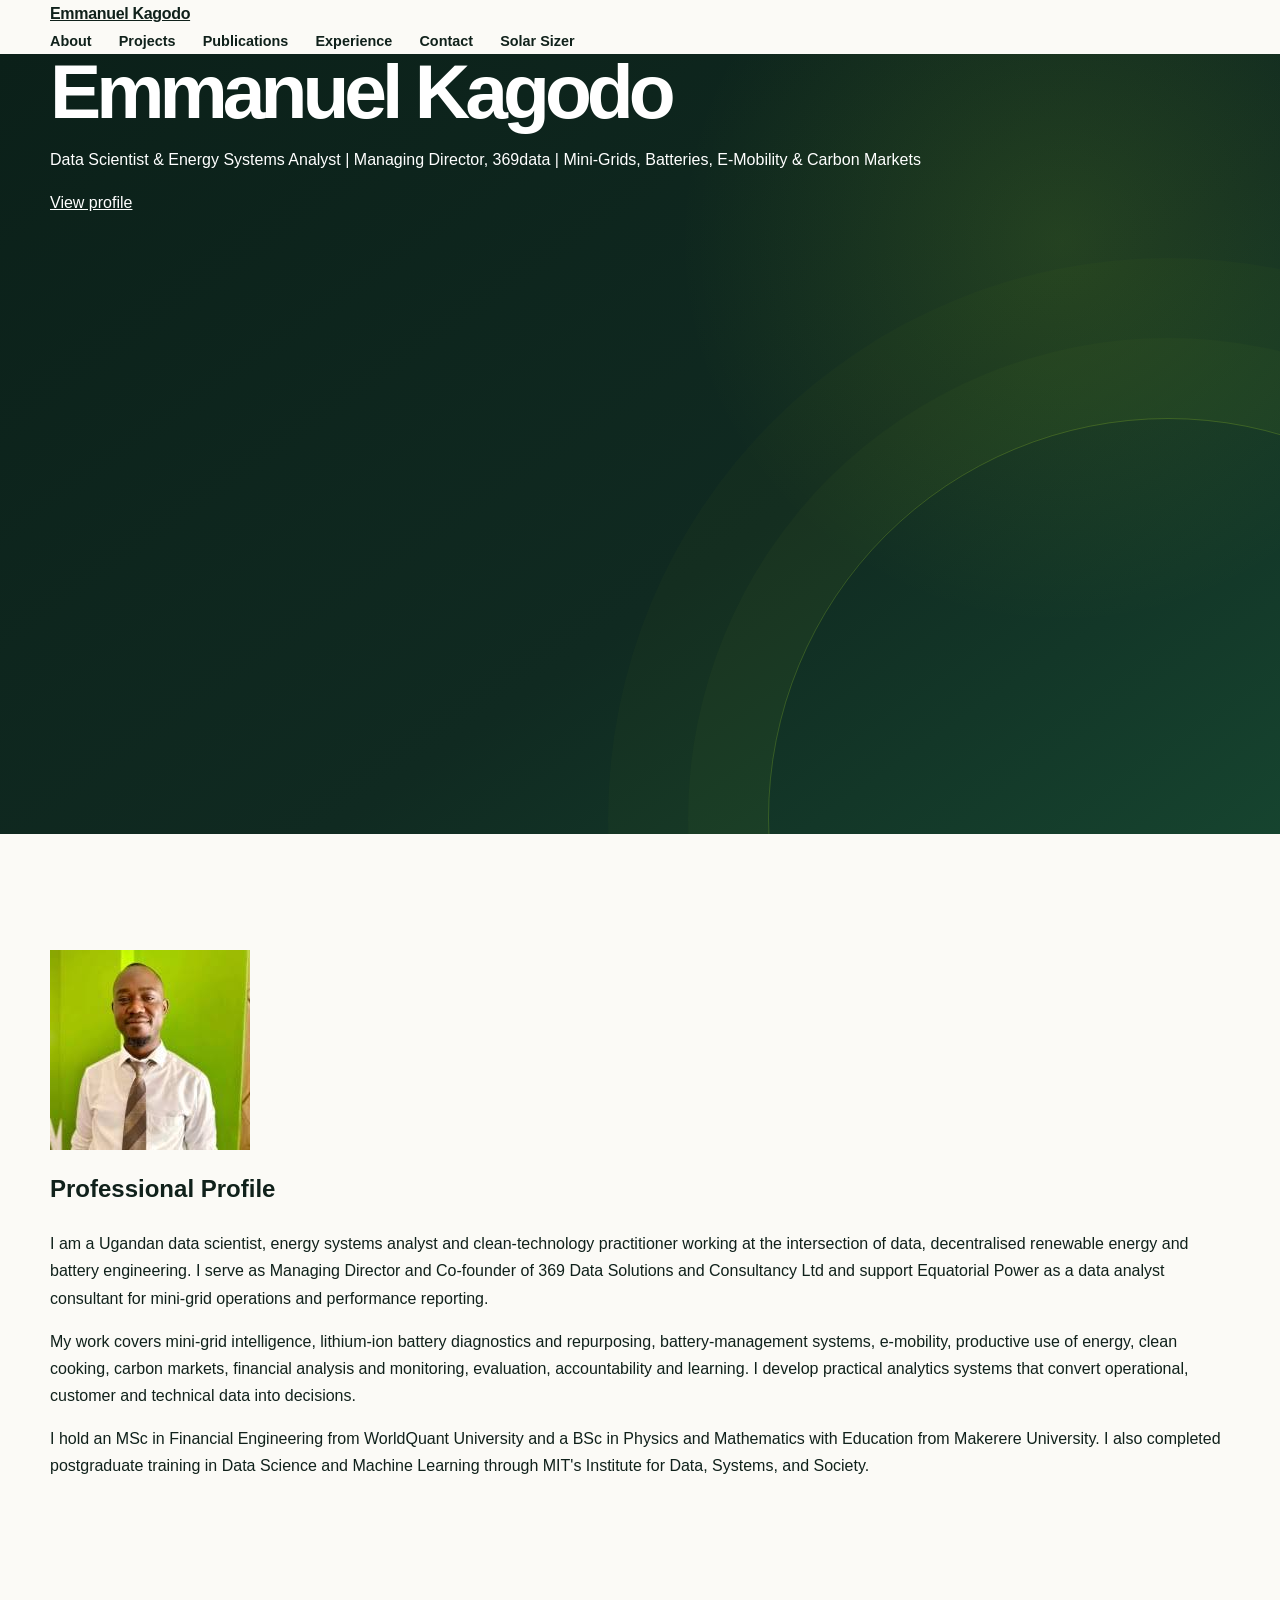
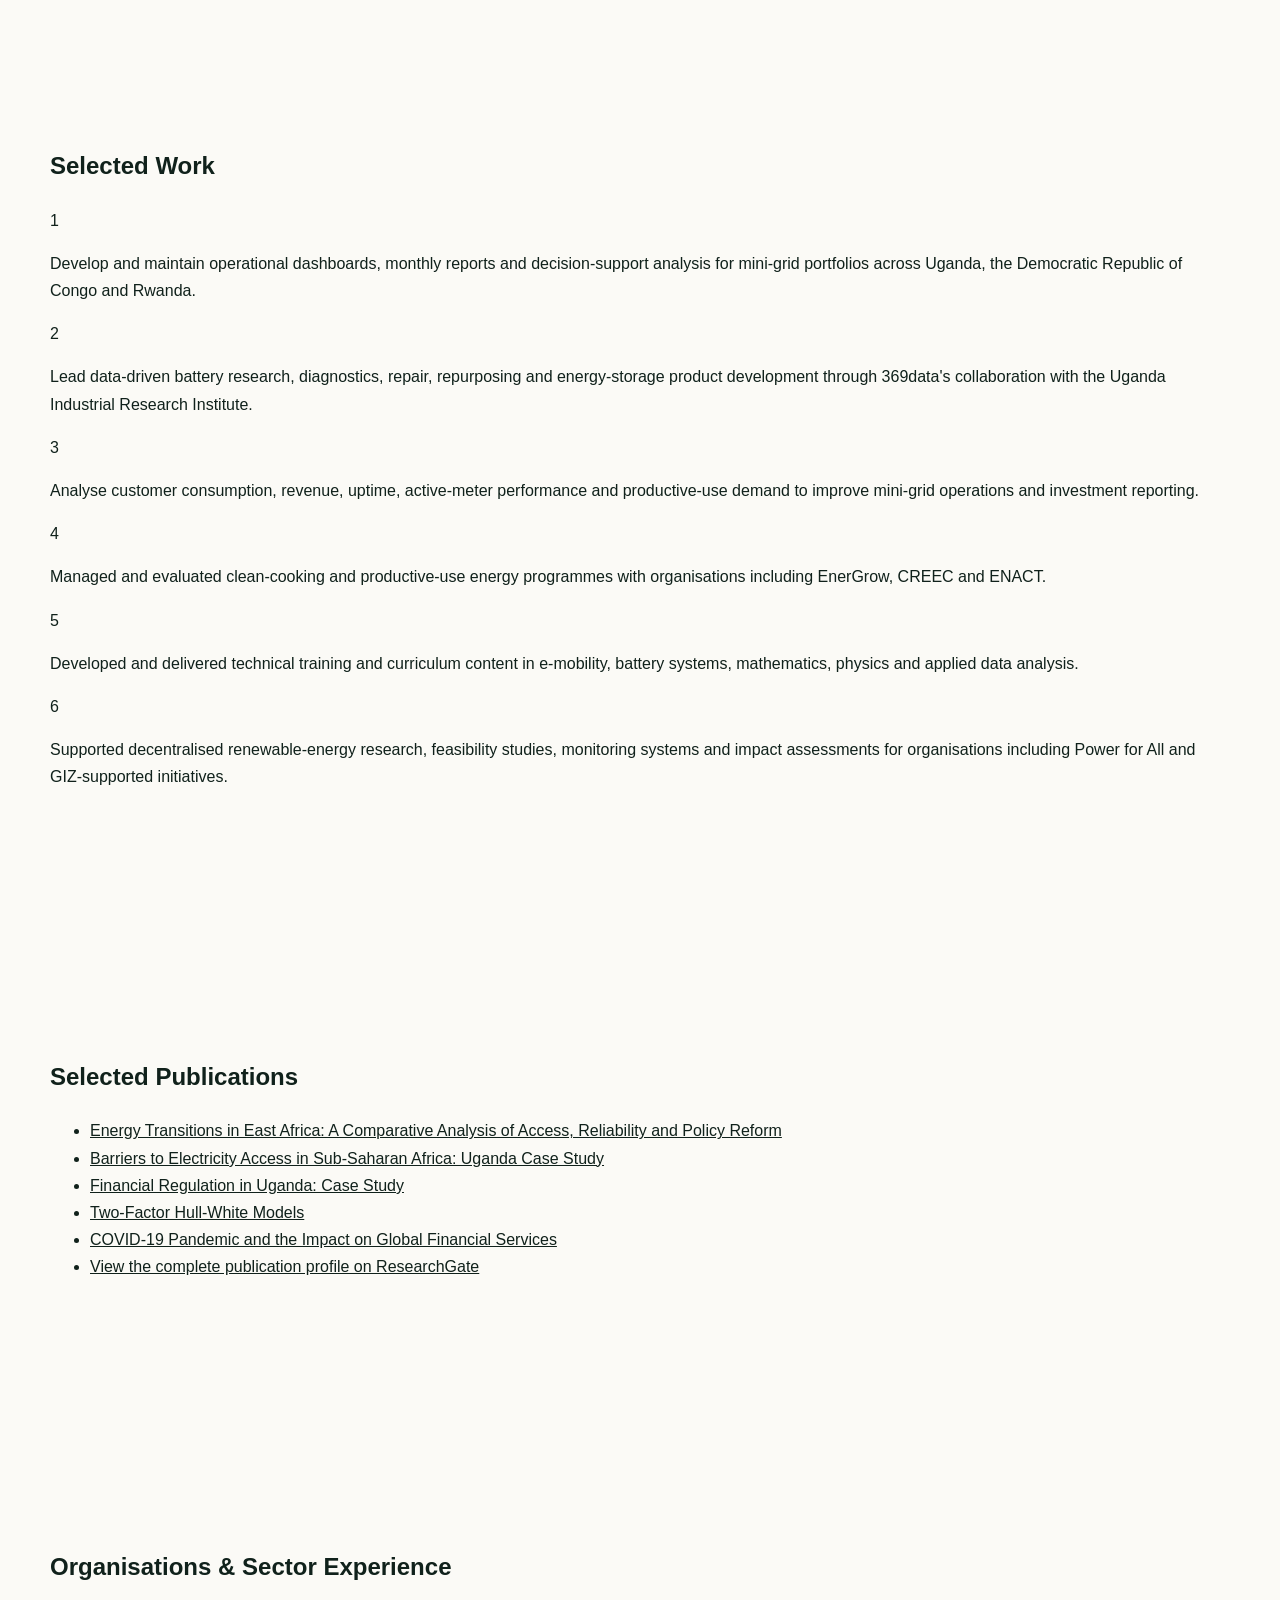
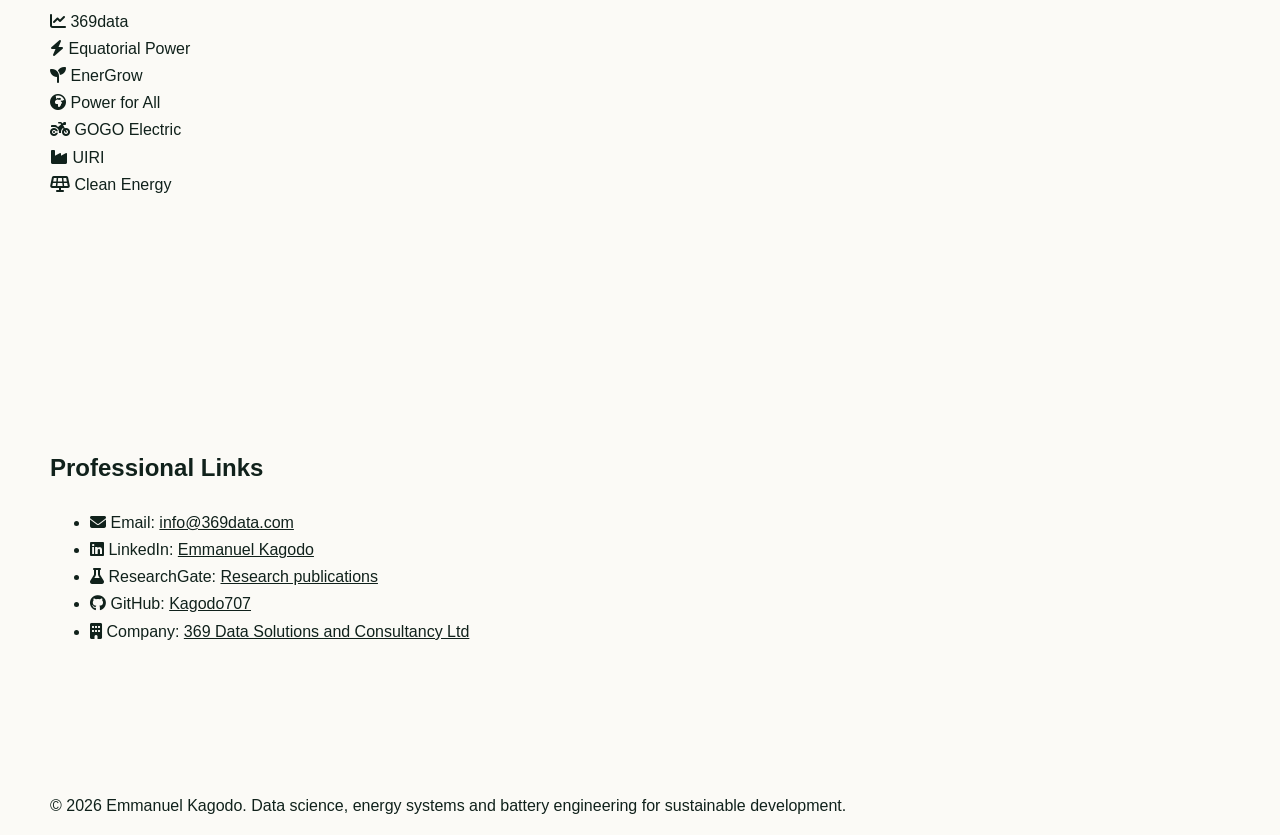
<file: index.html>
<!DOCTYPE html>
<html lang="en">
  <head>
    <meta charset="UTF-8" />
    <meta name="viewport" content="width=device-width, initial-scale=1.0" />

    <title>Emmanuel Kagodo | Data Scientist, Energy Systems & Battery Engineering</title>
    <meta
      name="description"
      content="Emmanuel Kagodo is a Ugandan data scientist and energy systems analyst specialising in mini-grids, lithium-ion batteries, e-mobility, carbon markets and clean-energy analytics."
    />
    <meta name="author" content="Emmanuel Kagodo" />
    <meta
      name="keywords"
      content="Emmanuel Kagodo, data scientist Uganda, energy systems analyst, battery engineering, lithium-ion batteries, mini-grids, e-mobility, carbon markets, clean energy analytics, 369data"
    />
    <meta name="robots" content="index, follow, max-image-preview:large" />
    <link rel="canonical" href="https://kagodo707.github.io/personal-website/" />

    <meta property="og:type" content="profile" />
    <meta property="og:title" content="Emmanuel Kagodo | Data Scientist & Energy Systems Analyst" />
    <meta
      property="og:description"
      content="Data science, mini-grid intelligence, battery engineering, e-mobility and clean-energy analytics in East Africa."
    />
    <meta property="og:url" content="https://kagodo707.github.io/personal-website/" />
    <meta property="og:image" content="https://kagodo707.github.io/personal-website/profile.jpg" />
    <meta property="profile:first_name" content="Emmanuel" />
    <meta property="profile:last_name" content="Kagodo" />

    <meta name="twitter:card" content="summary_large_image" />
    <meta name="twitter:title" content="Emmanuel Kagodo | Data Scientist & Energy Systems Analyst" />
    <meta
      name="twitter:description"
      content="Mini-grids, lithium-ion batteries, e-mobility, carbon markets and clean-energy analytics."
    />
    <meta name="twitter:image" content="https://kagodo707.github.io/personal-website/profile.jpg" />

    <link
      href="https://fonts.googleapis.com/css2?family=Poppins:wght@400;500;600;700&display=swap"
      rel="stylesheet"
    />
    <link
      rel="stylesheet"
      href="https://cdnjs.cloudflare.com/ajax/libs/font-awesome/6.5.0/css/all.min.css"
    />
    <link rel="stylesheet" href="style.css" />

    <script type="application/ld+json">
      {
        "@context": "https://schema.org",
        "@type": "Person",
        "name": "Emmanuel Kagodo",
        "url": "https://kagodo707.github.io/personal-website/",
        "image": "https://kagodo707.github.io/personal-website/profile.jpg",
        "jobTitle": [
          "Managing Director",
          "Data Scientist",
          "Energy Systems Analyst"
        ],
        "description": "Ugandan data scientist and energy systems analyst specialising in mini-grids, lithium-ion batteries, e-mobility, carbon markets and clean-energy analytics.",
        "email": "mailto:info@369data.com",
        "address": {
          "@type": "PostalAddress",
          "addressLocality": "Kampala",
          "addressCountry": "UG"
        },
        "worksFor": {
          "@type": "Organization",
          "name": "369 Data Solutions and Consultancy Ltd",
          "url": "https://369data.com/"
        },
        "affiliation": {
          "@type": "Organization",
          "name": "Equatorial Power Ltd"
        },
        "alumniOf": [
          {
            "@type": "CollegeOrUniversity",
            "name": "WorldQuant University"
          },
          {
            "@type": "CollegeOrUniversity",
            "name": "Makerere University"
          }
        ],
        "knowsAbout": [
          "Data Science",
          "Energy Systems",
          "Mini-Grids",
          "Lithium-ion Batteries",
          "Battery Engineering",
          "E-Mobility",
          "Renewable Energy",
          "Carbon Markets",
          "Monitoring, Evaluation, Accountability and Learning",
          "Financial Engineering"
        ],
        "sameAs": [
          "https://www.linkedin.com/in/emmanuel-kagodo-1st-a4b001173/",
          "https://www.researchgate.net/profile/Emmanuel-Kagodo",
          "https://github.com/Kagodo707",
          "https://369data.com/"
        ]
      }
    </script>
  </head>
  <body>
    <header id="header">
      <nav class="container nav">
        <div class="brand">
          <a href="#" aria-label="Emmanuel Kagodo home">Emmanuel Kagodo</a>
        </div>
        <ul class="nav-links">
          <li><a href="#about">About</a></li>
          <li><a href="#projects">Projects</a></li>
          <li><a href="#publications">Publications</a></li>
          <li><a href="#partners">Experience</a></li>
          <li><a href="#contact">Contact</a></li>
          <li><a href="solar-sizer.html">Solar Sizer</a></li>
        </ul>
      </nav>
    </header>

    <main>
      <section id="hero" class="hero">
        <div class="hero-overlay"></div>
        <div class="hero-content container">
          <h1>Emmanuel Kagodo</h1>
          <p class="tagline">
            Data Scientist &amp; Energy Systems Analyst&nbsp;|&nbsp;Managing Director,
            369data&nbsp;|&nbsp;Mini-Grids, Batteries, E-Mobility &amp; Carbon Markets
          </p>
          <a href="#about" class="btn">View profile</a>
        </div>
      </section>

      <section id="about" class="section about">
        <div class="container about-grid">
          <div class="about-image">
            <img
              src="profile.jpg"
              alt="Emmanuel Kagodo, data scientist and energy systems analyst in Uganda"
            />
          </div>
          <div class="about-content">
            <h2>Professional Profile</h2>
            <p>
              I am a Ugandan data scientist, energy systems analyst and clean-technology
              practitioner working at the intersection of data, decentralised renewable
              energy and battery engineering. I serve as Managing Director and Co-founder
              of 369 Data Solutions and Consultancy Ltd and support Equatorial Power as a
              data analyst consultant for mini-grid operations and performance reporting.
            </p>
            <p>
              My work covers mini-grid intelligence, lithium-ion battery diagnostics and
              repurposing, battery-management systems, e-mobility, productive use of
              energy, clean cooking, carbon markets, financial analysis and
              monitoring, evaluation, accountability and learning. I develop practical
              analytics systems that convert operational, customer and technical data
              into decisions.
            </p>
            <p>
              I hold an MSc in Financial Engineering from WorldQuant University and a
              BSc in Physics and Mathematics with Education from Makerere University. I
              also completed postgraduate training in Data Science and Machine Learning
              through MIT's Institute for Data, Systems, and Society.
            </p>
          </div>
        </div>
      </section>

      <section id="projects" class="section projects">
        <div class="container">
          <h2>Selected Work</h2>
          <div class="projects-grid">
            <div class="project-card">
              <span class="project-number">1</span>
              <p>
                Develop and maintain operational dashboards, monthly reports and
                decision-support analysis for mini-grid portfolios across Uganda, the
                Democratic Republic of Congo and Rwanda.
              </p>
            </div>
            <div class="project-card">
              <span class="project-number">2</span>
              <p>
                Lead data-driven battery research, diagnostics, repair, repurposing and
                energy-storage product development through 369data's collaboration with
                the Uganda Industrial Research Institute.
              </p>
            </div>
            <div class="project-card">
              <span class="project-number">3</span>
              <p>
                Analyse customer consumption, revenue, uptime, active-meter performance
                and productive-use demand to improve mini-grid operations and investment
                reporting.
              </p>
            </div>
            <div class="project-card">
              <span class="project-number">4</span>
              <p>
                Managed and evaluated clean-cooking and productive-use energy programmes
                with organisations including EnerGrow, CREEC and ENACT.
              </p>
            </div>
            <div class="project-card">
              <span class="project-number">5</span>
              <p>
                Developed and delivered technical training and curriculum content in
                e-mobility, battery systems, mathematics, physics and applied data
                analysis.
              </p>
            </div>
            <div class="project-card">
              <span class="project-number">6</span>
              <p>
                Supported decentralised renewable-energy research, feasibility studies,
                monitoring systems and impact assessments for organisations including
                Power for All and GIZ-supported initiatives.
              </p>
            </div>
          </div>
        </div>
      </section>

      <section id="publications" class="section publications">
        <div class="container">
          <h2>Selected Publications</h2>
          <ul class="pub-list">
            <li>
              <a
                href="https://www.researchgate.net/publication/396921321_Energy_Transitions_in_East_Africa_A_Comparative_Analysis_of_Access_Reliability_and_Policy_Reform"
                target="_blank"
                rel="noopener"
                >Energy Transitions in East Africa: A Comparative Analysis of Access,
                Reliability and Policy Reform</a
              >
            </li>
            <li>
              <a
                href="https://www.researchgate.net/publication/367255478_BARRIERS_TO_ELECTRICITY_ACC_S_IN_SUB-SAHARAN_AFRICA_UGANDA%27S_CASE_STUDY_Introduction"
                target="_blank"
                rel="noopener"
                >Barriers to Electricity Access in Sub-Saharan Africa: Uganda Case
                Study</a
              >
            </li>
            <li>
              <a
                href="https://www.researchgate.net/publication/396321049_Financial_Regulation_in_Uganda_Case_study"
                target="_blank"
                rel="noopener"
                >Financial Regulation in Uganda: Case Study</a
              >
            </li>
            <li>
              <a
                href="https://www.researchgate.net/publication/361738614_Two_Factor_Hull-White_Models"
                target="_blank"
                rel="noopener"
                >Two-Factor Hull-White Models</a
              >
            </li>
            <li>
              <a
                href="https://www.researchgate.net/publication/352707691_COVID-19_pandemic_and_the_impact_on_Global_Financial_services_Is_a_stock_market_bubble_brewing"
                target="_blank"
                rel="noopener"
                >COVID-19 Pandemic and the Impact on Global Financial Services</a
              >
            </li>
            <li>
              <a
                href="https://www.researchgate.net/profile/Emmanuel-Kagodo"
                target="_blank"
                rel="me noopener"
                >View the complete publication profile on ResearchGate</a
              >
            </li>
          </ul>
        </div>
      </section>

      <section id="partners" class="section partners">
        <div class="container">
          <h2>Organisations &amp; Sector Experience</h2>
          <div class="partners-grid">
            <div class="partner-item">
              <i class="fas fa-chart-line"></i>
              <span>369data</span>
            </div>
            <div class="partner-item">
              <i class="fas fa-bolt"></i>
              <span>Equatorial Power</span>
            </div>
            <div class="partner-item">
              <i class="fas fa-seedling"></i>
              <span>EnerGrow</span>
            </div>
            <div class="partner-item">
              <i class="fas fa-globe-africa"></i>
              <span>Power for All</span>
            </div>
            <div class="partner-item">
              <i class="fas fa-motorcycle"></i>
              <span>GOGO Electric</span>
            </div>
            <div class="partner-item">
              <i class="fas fa-industry"></i>
              <span>UIRI</span>
            </div>
            <div class="partner-item">
              <i class="fas fa-solar-panel"></i>
              <span>Clean Energy</span>
            </div>
          </div>
        </div>
      </section>

      <section id="contact" class="section contact">
        <div class="container">
          <h2>Professional Links</h2>
          <ul class="contact-list">
            <li>
              <i class="fas fa-envelope"></i>
              <span>Email:</span>
              <a href="mailto:info@369data.com">info@369data.com</a>
            </li>
            <li>
              <i class="fab fa-linkedin"></i>
              <span>LinkedIn:</span>
              <a
                href="https://www.linkedin.com/in/emmanuel-kagodo-1st-a4b001173/"
                target="_blank"
                rel="me noopener"
                >Emmanuel Kagodo</a
              >
            </li>
            <li>
              <i class="fas fa-flask"></i>
              <span>ResearchGate:</span>
              <a
                href="https://www.researchgate.net/profile/Emmanuel-Kagodo"
                target="_blank"
                rel="me noopener"
                >Research publications</a
              >
            </li>
            <li>
              <i class="fab fa-github"></i>
              <span>GitHub:</span>
              <a
                href="https://github.com/Kagodo707"
                target="_blank"
                rel="me noopener"
                >Kagodo707</a
              >
            </li>
            <li>
              <i class="fas fa-building"></i>
              <span>Company:</span>
              <a
                href="https://369data.com/"
                target="_blank"
                rel="noopener"
                >369 Data Solutions and Consultancy Ltd</a
              >
            </li>
          </ul>
        </div>
      </section>
    </main>

    <footer class="footer">
      <div class="container">
        <p>
          &copy; <span id="year"></span> Emmanuel Kagodo. Data science, energy systems
          and battery engineering for sustainable development.
        </p>
      </div>
    </footer>

    <script>
      document.getElementById("year").textContent = new Date().getFullYear();
    </script>
  </body>
</html>
</file>
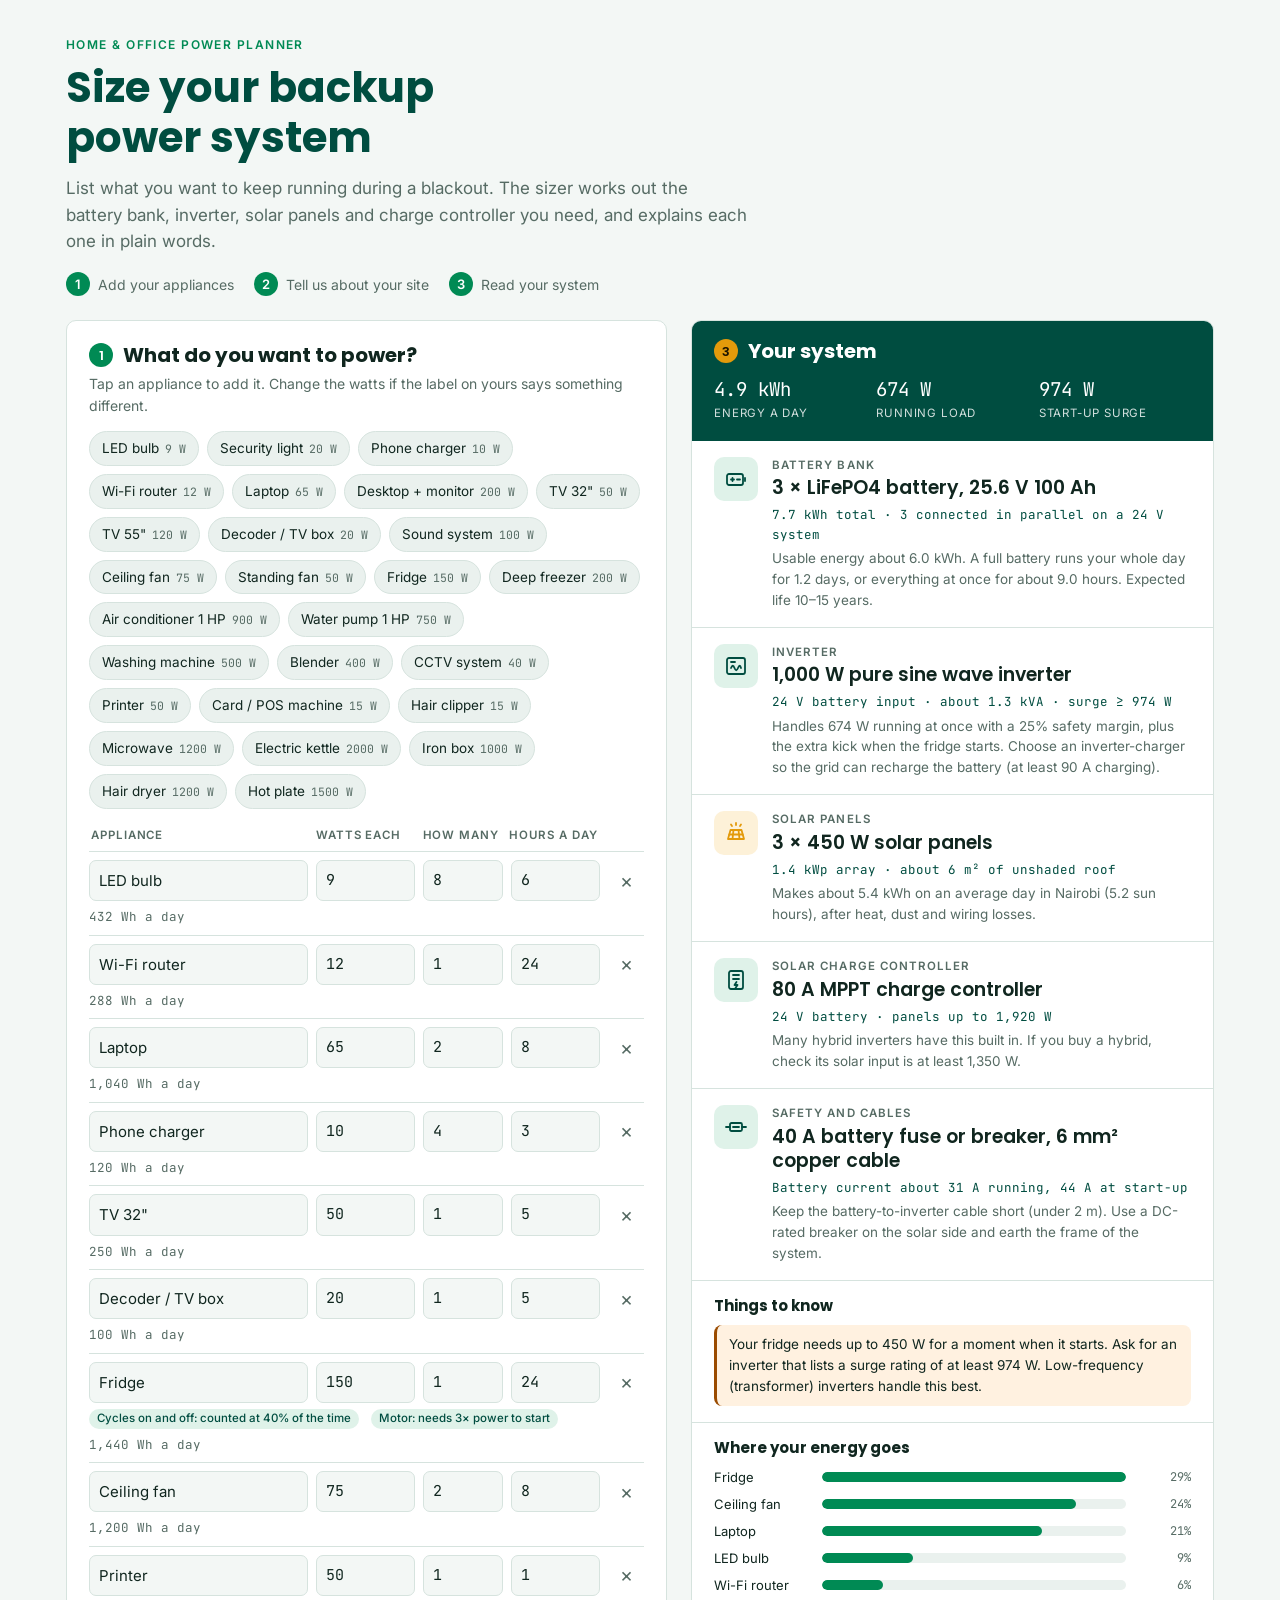
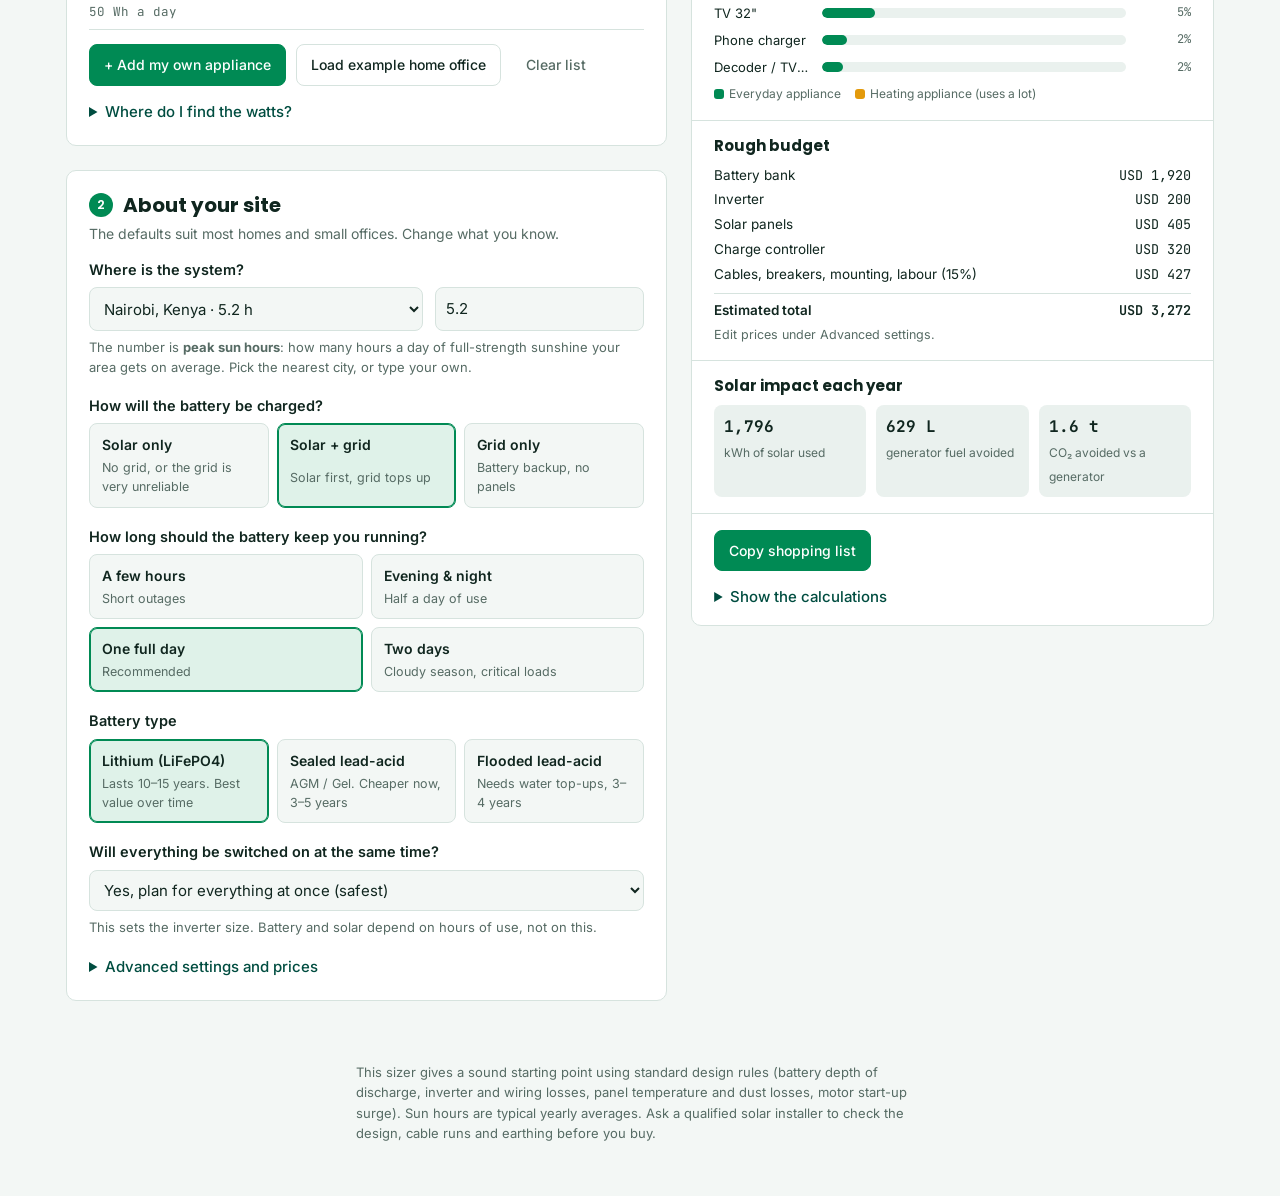
<file: solar-sizer.html>
<!DOCTYPE html>
<html lang="en">
<head>
<meta charset="UTF-8">
<meta name="viewport" content="width=device-width, initial-scale=1, viewport-fit=cover">
<title>Solar Backup Sizer</title>
<meta name="claude:viewport-fit-sides" content="cover">
<meta name="description" content="Free, easy solar backup calculator: list your appliances and get the battery bank, inverter, solar panels and charge controller you need.">
<link rel="preconnect" href="https://fonts.googleapis.com">
<link rel="preconnect" href="https://fonts.gstatic.com" crossorigin>
<link rel="stylesheet" href="https://fonts.googleapis.com/css2?family=Poppins:wght@500;600;700&family=Inter:wght@400;500;600&family=JetBrains+Mono:wght@500&display=swap">
<style>
/* Layout: input column (appliances, site) beside a sticky "your system" spec sheet; stacks on phones. */
:root {
  --bg: #f3f7f5;
  --surface: #ffffff;
  --sunken: #eaf1ee;
  --ink: #10261f;
  --muted: #566b64;
  --line: #d6e3de;
  --brand: #008a54;
  --brand-ink: #004d40;
  --brand-soft: #dff2e9;
  --sun: #e39a0b;
  --sun-soft: #fdf1d8;
  --warn: #9a4b00;
  --warn-soft: #fff1e0;
  --on-brand: #ffffff;
  --f-display: 'Poppins', 'Segoe UI', system-ui, sans-serif;
  --f-body: 'Inter', 'Segoe UI', system-ui, -apple-system, sans-serif;
  --f-num: 'JetBrains Mono', ui-monospace, 'SFMono-Regular', Menlo, monospace;
  --r: 10px;
}
@media (prefers-color-scheme: dark) {
  :root:not([data-theme="light"]) {
    --bg: #0c1613; --surface: #12201c; --sunken: #182a25; --ink: #e4efeb; --muted: #94aaa2;
    --line: #253a33; --brand: #34c98d; --brand-ink: #8fe0bf; --brand-soft: #173a2d;
    --sun: #f4b740; --sun-soft: #3a2c10; --warn: #f7a95a; --warn-soft: #3a2410; --on-brand: #06231a;
    color-scheme: dark;
  }
}
:root[data-theme="dark"] {
  --bg: #0c1613; --surface: #12201c; --sunken: #182a25; --ink: #e4efeb; --muted: #94aaa2;
  --line: #253a33; --brand: #34c98d; --brand-ink: #8fe0bf; --brand-soft: #173a2d;
  --sun: #f4b740; --sun-soft: #3a2c10; --warn: #f7a95a; --warn-soft: #3a2410; --on-brand: #06231a;
  color-scheme: dark;
}
* { box-sizing: border-box; }
body { background: var(--bg); color: var(--ink); font-family: var(--f-body); font-size: 15px; line-height: 1.55; margin: 0; }
.wrap { max-width: 1180px; margin: 0 auto; padding-left: max(16px, env(safe-area-inset-left, 0px)); padding-right: max(16px, env(safe-area-inset-right, 0px)); }
h1, h2, h3 { font-family: var(--f-display); text-wrap: balance; margin: 0; line-height: 1.2; }
button, input, select { font: inherit; color: inherit; }
:focus-visible { outline: 3px solid var(--brand); outline-offset: 2px; }
.num { font-family: var(--f-num); font-variant-numeric: tabular-nums; }

/* Header */
.top { padding-block: 36px 24px; }
.eyebrow { font-size: 12px; letter-spacing: .12em; text-transform: uppercase; color: var(--brand); font-weight: 600; margin: 0 0 8px; }
.top h1 { font-size: clamp(28px, 4.4vw, 42px); color: var(--brand-ink); max-width: 20ch; }
.lede { max-width: 62ch; color: var(--muted); font-size: 17px; margin: 12px 0 18px; }
.flow { display: flex; flex-wrap: wrap; gap: 8px 20px; list-style: none; padding: 0; margin: 0; font-size: 14px; color: var(--muted); }
.flow li { display: flex; align-items: center; gap: 8px; }
.step { display: inline-grid; place-items: center; width: 24px; height: 24px; border-radius: 50%; background: var(--brand); color: var(--on-brand); font-weight: 600; font-size: 13px; flex: none; }

/* Layout */
.layout { display: grid; grid-template-columns: minmax(0, 1.15fr) minmax(0, 1fr); gap: 24px; align-items: start; padding-block: 0 48px; }
@media (max-width: 920px) { .layout { grid-template-columns: minmax(0, 1fr); } }
.col { display: grid; gap: 24px; min-width: 0; }
.card { background: var(--surface); border: 1px solid var(--line); border-radius: var(--r); padding: 22px; min-width: 0; }
.card > h2 { font-size: 20px; display: flex; gap: 10px; align-items: center; margin-bottom: 6px; }
.help { color: var(--muted); margin: 0 0 14px; font-size: 14px; }

/* Appliance chips */
.chips { display: flex; flex-wrap: wrap; gap: 8px; margin-bottom: 18px; }
.chip { border: 1px solid var(--line); background: var(--sunken); border-radius: 999px; padding: 6px 12px; font-size: 13.5px; cursor: pointer; display: inline-flex; gap: 6px; align-items: baseline; }
.chip:hover { border-color: var(--brand); background: var(--brand-soft); }
.chip small { color: var(--muted); font-family: var(--f-num); font-size: 11.5px; }

/* Rows */
.rows-head, .row { display: grid; grid-template-columns: minmax(0, 2.2fr) minmax(0, 1fr) minmax(0, .8fr) minmax(0, .9fr) 36px; gap: 8px; align-items: center; }
.rows-head { font-size: 11.5px; letter-spacing: .08em; text-transform: uppercase; color: var(--muted); font-weight: 600; padding: 0 2px 6px; border-bottom: 1px solid var(--line); }
.row { padding: 8px 0; border-bottom: 1px solid var(--line); }
.row input { width: 100%; min-width: 0; border: 1px solid var(--line); background: var(--bg); border-radius: 7px; padding: 8px 9px; }
.row input[type=number] { font-family: var(--f-num); font-variant-numeric: tabular-nums; }
.row .meta { grid-column: 1 / -1; font-size: 12.5px; color: var(--muted); margin-top: -2px; display: flex; flex-wrap: wrap; gap: 6px 12px; align-items: center; }
.tag { font-size: 11.5px; padding: 1px 8px; border-radius: 999px; background: var(--sun-soft); color: var(--warn); font-weight: 500; }
.tag.motor { background: var(--brand-soft); color: var(--brand-ink); }
.row .meta label { display: inline-flex; gap: 5px; align-items: center; cursor: pointer; }
.del { width: 36px; height: 36px; border-radius: 8px; border: 1px solid transparent; background: none; cursor: pointer; color: var(--muted); font-size: 20px; line-height: 1; }
.del:hover { border-color: var(--line); color: var(--warn); }
.mlabel { display: none; }
@media (max-width: 560px) {
  .rows-head { display: none; }
  .row { grid-template-columns: minmax(0, 1fr) minmax(0, 1fr) minmax(0, 1fr) 36px; }
  .row .name { grid-column: 1 / 4; }
  .row .name + .del-slot { grid-column: 4; }
  .mlabel { display: block; font-size: 11px; color: var(--muted); text-transform: uppercase; letter-spacing: .06em; margin-bottom: 2px; }
}
.empty { padding: 22px; text-align: center; color: var(--muted); background: var(--sunken); border-radius: 8px; margin-top: 12px; }
.actions { display: flex; flex-wrap: wrap; gap: 10px; margin-top: 14px; }
.btn { border: 1px solid var(--line); background: var(--surface); border-radius: 8px; padding: 9px 14px; cursor: pointer; font-weight: 500; font-size: 14px; }
.btn:hover { border-color: var(--brand); }
.btn.primary { background: var(--brand); border-color: var(--brand); color: var(--on-brand); }
.btn.primary:hover { filter: brightness(1.06); }
.btn.quiet { border-color: transparent; color: var(--muted); }
details { margin-top: 14px; }
summary { cursor: pointer; color: var(--brand-ink); font-weight: 500; }
details .inner { padding: 10px 0 0; color: var(--muted); font-size: 14px; }
details .inner p { margin: 0 0 8px; }

/* Site form */
.field { display: grid; gap: 6px; margin-bottom: 18px; }
.field > .lbl { font-weight: 600; font-size: 14.5px; }
.field .hint { font-size: 13px; color: var(--muted); }
.two { display: grid; grid-template-columns: minmax(0, 1.6fr) minmax(0, 1fr); gap: 12px; }
@media (max-width: 480px) { .two { grid-template-columns: minmax(0, 1fr); } }
select, .field input { width: 100%; border: 1px solid var(--line); background: var(--bg); border-radius: 8px; padding: 9px 10px; min-width: 0; }
.seg { display: grid; grid-template-columns: repeat(auto-fit, minmax(150px, 1fr)); gap: 8px; }
.seg label { position: relative; border: 1px solid var(--line); border-radius: 8px; padding: 10px 12px; cursor: pointer; background: var(--bg); display: grid; gap: 2px; }
.seg input { position: absolute; opacity: 0; pointer-events: none; }
.seg b { font-weight: 600; font-size: 14px; }
.seg span { font-size: 12.5px; color: var(--muted); }
.seg label:has(input:checked) { border-color: var(--brand); background: var(--brand-soft); box-shadow: inset 0 0 0 1px var(--brand); }
.seg label:has(input:focus-visible) { outline: 3px solid var(--brand); outline-offset: 2px; }
#auton { grid-template-columns: repeat(2, minmax(0, 1fr)); }
.adv-grid { display: grid; grid-template-columns: repeat(auto-fit, minmax(160px, 1fr)); gap: 12px; margin-top: 10px; }
.adv-grid .field { margin: 0; }

/* Results */
.results { position: sticky; top: calc(env(safe-area-inset-top, 0px) + 16px); }
@media (max-width: 920px) { .results { position: static; } }
.sheet { background: var(--surface); border: 1px solid var(--line); border-radius: var(--r); overflow: hidden; }
.sheet-head { background: var(--brand-ink); color: #fff; padding: 18px 22px; display: grid; gap: 12px; }
:root[data-theme="dark"] .sheet-head { color: var(--bg); }
@media (prefers-color-scheme: dark) { :root:not([data-theme="light"]) .sheet-head { color: var(--bg); } }
.sheet-head h2 { font-size: 20px; display: flex; gap: 10px; align-items: center; }
.sheet-head .step { background: var(--sun); color: #1b1300; }
.kpis { display: grid; grid-template-columns: repeat(3, minmax(0, 1fr)); gap: 10px; }
.kpi { display: grid; gap: 0; min-width: 0; }
.kpi .v { font-family: var(--f-num); font-size: 19px; font-variant-numeric: tabular-nums; white-space: nowrap; }
.kpi .k { font-size: 11.5px; opacity: .82; text-transform: uppercase; letter-spacing: .07em; }
@media (max-width: 420px) { .kpi .v { font-size: 16px; } }
.comp { padding: 16px 22px; border-top: 1px solid var(--line); display: grid; grid-template-columns: 44px minmax(0, 1fr); gap: 14px; }
.comp:first-of-type { border-top: 0; }
.ico { width: 44px; height: 44px; border-radius: 10px; display: grid; place-items: center; background: var(--brand-soft); color: var(--brand-ink); }
.ico.sun { background: var(--sun-soft); color: var(--sun); }
.ico svg { width: 24px; height: 24px; fill: none; stroke: currentColor; stroke-width: 1.8; stroke-linecap: round; stroke-linejoin: round; }
.comp .what { font-size: 11.5px; text-transform: uppercase; letter-spacing: .09em; color: var(--muted); font-weight: 600; }
.comp .ans { font-family: var(--f-display); font-weight: 600; font-size: 19px; line-height: 1.3; margin: 2px 0 4px; }
.comp .spec { font-family: var(--f-num); font-size: 12.5px; color: var(--brand-ink); }
.comp .why { font-size: 13.5px; color: var(--muted); margin-top: 4px; }
.block { padding: 16px 22px; border-top: 1px solid var(--line); }
.block h3 { font-size: 15px; margin-bottom: 10px; }
.bars { display: grid; gap: 7px; }
.bar { display: grid; grid-template-columns: minmax(0, 7.5em) minmax(0, 1fr) 4.2em; gap: 10px; align-items: center; font-size: 13px; }
.bar .n { white-space: nowrap; overflow: hidden; text-overflow: ellipsis; }
.bar .track { height: 10px; background: var(--sunken); border-radius: 5px; overflow: hidden; }
.bar .fill { height: 100%; background: var(--brand); border-radius: 5px; }
.bar .fill.heat { background: var(--sun); }
.bar .p { font-family: var(--f-num); font-size: 12px; text-align: right; color: var(--muted); }
.legend { font-size: 12px; color: var(--muted); margin-top: 8px; display: flex; gap: 14px; flex-wrap: wrap; }
.legend i { display: inline-block; width: 10px; height: 10px; border-radius: 3px; margin-right: 5px; vertical-align: -1px; }
.notes { list-style: none; padding: 0; margin: 0; display: grid; gap: 8px; }
.notes li { background: var(--warn-soft); color: var(--ink); border-radius: 8px; padding: 9px 12px; font-size: 13.5px; border-left: 3px solid var(--warn); }
.notes li.good { background: var(--brand-soft); border-left-color: var(--brand); }
.money { display: grid; gap: 4px; font-size: 13.5px; }
.money div { display: flex; justify-content: space-between; gap: 12px; }
.money .tot { border-top: 1px solid var(--line); padding-top: 6px; margin-top: 4px; font-weight: 600; }
.money span:last-child { font-family: var(--f-num); font-variant-numeric: tabular-nums; }
.eco { display: grid; grid-template-columns: repeat(3, minmax(0, 1fr)); gap: 10px; }
.eco div { background: var(--sunken); border-radius: 8px; padding: 10px; min-width: 0; }
.eco b { display: block; font-family: var(--f-num); font-size: 16px; }
.eco span { font-size: 12px; color: var(--muted); }
.math { font-family: var(--f-num); font-size: 12px; line-height: 1.7; color: var(--ink); background: var(--sunken); border-radius: 8px; padding: 12px; overflow-x: auto; white-space: pre; }
.foot { display: flex; flex-wrap: wrap; gap: 10px; align-items: center; }
.toast { font-size: 13px; color: var(--brand); }
.disclaimer { color: var(--muted); font-size: 13px; max-width: 75ch; padding-block: 0 40px; }
@media (prefers-reduced-motion: no-preference) { .fill { transition: width .35s ease; } }
</style>
</head>
<body>

<header class="top wrap">
  <p class="eyebrow">Home &amp; office power planner</p>
  <h1>Size your backup power system</h1>
  <p class="lede">List what you want to keep running during a blackout. The sizer works out the battery bank, inverter, solar panels and charge controller you need, and explains each one in plain words.</p>
  <ol class="flow">
    <li><span class="step">1</span>Add your appliances</li>
    <li><span class="step">2</span>Tell us about your site</li>
    <li><span class="step">3</span>Read your system</li>
  </ol>
</header>

<main class="wrap layout">
  <div class="col">
    <section class="card" aria-labelledby="h-step1">
      <h2 id="h-step1"><span class="step">1</span>What do you want to power?</h2>
      <p class="help">Tap an appliance to add it. Change the watts if the label on yours says something different.</p>
      <div class="chips" id="chips"></div>
      <div class="rows-head" aria-hidden="true"><span>Appliance</span><span>Watts each</span><span>How many</span><span>Hours a day</span><span></span></div>
      <div id="rows"></div>
      <div class="empty" id="empty" hidden>Your list is empty. Tap an appliance above, or add your own.</div>
      <div class="actions">
        <button class="btn primary" id="addCustom" type="button">+ Add my own appliance</button>
        <button class="btn" id="loadSample" type="button">Load example home office</button>
        <button class="btn quiet" id="clearAll" type="button">Clear list</button>
      </div>
      <details>
        <summary>Where do I find the watts?</summary>
        <div class="inner">
          <p>Look for a sticker or plate on the back or bottom of the appliance, or on its charger. It shows a number followed by <b>W</b>.</p>
          <p>If it only shows volts (V) and amps (A), multiply them: 230 V × 0.5 A = 115 W.</p>
          <p>Fridges, freezers and air conditioners: enter 24 hours (or the hours they are switched on). The sizer already allows for the motor switching on and off.</p>
        </div>
      </details>
    </section>

    <section class="card" aria-labelledby="h-step2">
      <h2 id="h-step2"><span class="step">2</span>About your site</h2>
      <p class="help">The defaults suit most homes and small offices. Change what you know.</p>

      <div class="field">
        <span class="lbl">Where is the system?</span>
        <div class="two">
          <select id="loc" aria-label="Location"></select>
          <input id="psh" type="number" inputmode="decimal" min="1" max="8" step="0.1" aria-label="Peak sun hours per day">
        </div>
        <span class="hint">The number is <b>peak sun hours</b>: how many hours a day of full-strength sunshine your area gets on average. Pick the nearest city, or type your own.</span>
      </div>

      <div class="field">
        <span class="lbl">How will the battery be charged?</span>
        <div class="seg" id="recharge">
          <label><input type="radio" name="recharge" value="solar"><b>Solar only</b><span>No grid, or the grid is very unreliable</span></label>
          <label><input type="radio" name="recharge" value="hybrid"><b>Solar + grid</b><span>Solar first, grid tops up</span></label>
          <label><input type="radio" name="recharge" value="grid"><b>Grid only</b><span>Battery backup, no panels</span></label>
        </div>
      </div>

      <div class="field">
        <span class="lbl">How long should the battery keep you running?</span>
        <div class="seg" id="auton">
          <label><input type="radio" name="auton" value="0.25"><b>A few hours</b><span>Short outages</span></label>
          <label><input type="radio" name="auton" value="0.5"><b>Evening &amp; night</b><span>Half a day of use</span></label>
          <label><input type="radio" name="auton" value="1"><b>One full day</b><span>Recommended</span></label>
          <label><input type="radio" name="auton" value="2"><b>Two days</b><span>Cloudy season, critical loads</span></label>
        </div>
      </div>

      <div class="field">
        <span class="lbl">Battery type</span>
        <div class="seg" id="chem">
          <label><input type="radio" name="chem" value="lfp"><b>Lithium (LiFePO4)</b><span>Lasts 10–15 years. Best value over time</span></label>
          <label><input type="radio" name="chem" value="agm"><b>Sealed lead-acid</b><span>AGM / Gel. Cheaper now, 3–5 years</span></label>
          <label><input type="radio" name="chem" value="flooded"><b>Flooded lead-acid</b><span>Needs water top-ups, 3–4 years</span></label>
        </div>
      </div>

      <div class="field">
        <label class="lbl" for="simul">Will everything be switched on at the same time?</label>
        <select id="simul">
          <option value="1">Yes, plan for everything at once (safest)</option>
          <option value="0.75">Most things at once</option>
          <option value="0.5">Only some things at once</option>
        </select>
        <span class="hint">This sets the inverter size. Battery and solar depend on hours of use, not on this.</span>
      </div>

      <details>
        <summary>Advanced settings and prices</summary>
        <div class="adv-grid">
          <div class="field"><label class="lbl" for="volt">System voltage</label>
            <select id="volt"><option value="auto">Pick for me</option><option value="12">12 V</option><option value="24">24 V</option><option value="48">48 V</option></select></div>
          <div class="field"><label class="lbl" for="panel">Solar panel size</label>
            <select id="panel"><option value="100">100 W</option><option value="200">200 W</option><option value="330">330 W</option><option value="450">450 W</option><option value="550">550 W</option><option value="600">600 W</option></select></div>
          <div class="field"><label class="lbl" for="cur">Currency</label><input id="cur" type="text" maxlength="5"></div>
          <div class="field"><label class="lbl" for="rate">Units per 1 USD</label><input id="rate" type="number" inputmode="decimal" min="0" step="any"></div>
          <div class="field"><label class="lbl" for="p_pv">Panels, USD per watt</label><input id="p_pv" type="number" inputmode="decimal" min="0" step="0.01"></div>
          <div class="field"><label class="lbl" for="p_lfp">Lithium, USD per kWh</label><input id="p_lfp" type="number" inputmode="decimal" min="0" step="1"></div>
          <div class="field"><label class="lbl" for="p_la">Lead-acid, USD per kWh</label><input id="p_la" type="number" inputmode="decimal" min="0" step="1"></div>
          <div class="field"><label class="lbl" for="p_inv">Inverter, USD per watt</label><input id="p_inv" type="number" inputmode="decimal" min="0" step="0.01"></div>
        </div>
        <div class="inner"><p>Prices are rough 2026 retail guides. Replace them with quotes from your local supplier for a better budget.</p></div>
      </details>
    </section>
  </div>

  <aside class="results" aria-labelledby="h-step3" aria-live="polite">
    <div class="sheet">
      <div class="sheet-head">
        <h2 id="h-step3"><span class="step">3</span>Your system</h2>
        <div class="kpis">
          <div class="kpi"><span class="v" id="k-energy">–</span><span class="k">Energy a day</span></div>
          <div class="kpi"><span class="v" id="k-load">–</span><span class="k">Running load</span></div>
          <div class="kpi"><span class="v" id="k-surge">–</span><span class="k">Start-up surge</span></div>
        </div>
      </div>
      <div id="comps"></div>
      <div class="block" id="b-notes"><h3>Things to know</h3><ul class="notes" id="notes"></ul></div>
      <div class="block" id="b-share"><h3>Where your energy goes</h3><div class="bars" id="bars"></div>
        <div class="legend"><span><i style="background:var(--brand)"></i>Everyday appliance</span><span><i style="background:var(--sun)"></i>Heating appliance (uses a lot)</span></div></div>
      <div class="block" id="b-money"><h3>Rough budget</h3><div class="money" id="money"></div></div>
      <div class="block" id="b-eco"><h3>Solar impact each year</h3><div class="eco" id="eco"></div></div>
      <div class="block">
        <div class="foot">
          <button class="btn primary" id="copy" type="button">Copy shopping list</button>
          <span class="toast" id="toast" role="status"></span>
        </div>
        <details><summary>Show the calculations</summary><div class="inner"><div class="math" id="math"></div></div></details>
      </div>
    </div>
  </aside>
</main>

<footer class="wrap disclaimer">
  <p>This sizer gives a sound starting point using standard design rules (battery depth of discharge, inverter and wiring losses, panel temperature and dust losses, motor start-up surge). Sun hours are typical yearly averages. Ask a qualified solar installer to check the design, cable runs and earthing before you buy.</p>
</footer>

<script>
(function () {
  'use strict';

  // ---------- Reference data ----------
  // w: watts, h: default hours/day, d: duty cycle (compressor on-time), s: start-up surge multiple, heat: resistive heater
  var PRESETS = [
    { n: 'LED bulb', w: 9, h: 6 },
    { n: 'Security light', w: 20, h: 12 },
    { n: 'Phone charger', w: 10, h: 3 },
    { n: 'Wi-Fi router', w: 12, h: 24 },
    { n: 'Laptop', w: 65, h: 8 },
    { n: 'Desktop + monitor', w: 200, h: 8 },
    { n: 'TV 32"', w: 50, h: 5 },
    { n: 'TV 55"', w: 120, h: 5 },
    { n: 'Decoder / TV box', w: 20, h: 5 },
    { n: 'Sound system', w: 100, h: 3 },
    { n: 'Ceiling fan', w: 75, h: 8, s: 1.5 },
    { n: 'Standing fan', w: 50, h: 8, s: 1.5 },
    { n: 'Fridge', w: 150, h: 24, d: 0.4, s: 3 },
    { n: 'Deep freezer', w: 200, h: 24, d: 0.5, s: 3 },
    { n: 'Air conditioner 1 HP', w: 900, h: 6, d: 0.7, s: 3 },
    { n: 'Water pump 1 HP', w: 750, h: 1, s: 3 },
    { n: 'Washing machine', w: 500, h: 1, s: 2 },
    { n: 'Blender', w: 400, h: 0.2, s: 2 },
    { n: 'CCTV system', w: 40, h: 24 },
    { n: 'Printer', w: 50, h: 1 },
    { n: 'Card / POS machine', w: 15, h: 10 },
    { n: 'Hair clipper', w: 15, h: 4 },
    { n: 'Microwave', w: 1200, h: 0.3, s: 1.3, heat: true },
    { n: 'Electric kettle', w: 2000, h: 0.25, heat: true },
    { n: 'Iron box', w: 1000, h: 0.5, heat: true },
    { n: 'Hair dryer', w: 1200, h: 0.3, heat: true },
    { n: 'Hot plate', w: 1500, h: 1, heat: true }
  ];
  var SAMPLE = [['LED bulb', 8], ['Wi-Fi router', 1], ['Laptop', 2], ['Phone charger', 4], ['TV 32"', 1], ['Decoder / TV box', 1], ['Fridge', 1], ['Ceiling fan', 2], ['Printer', 1]];

  // Typical yearly-average peak sun hours on a tilted panel
  var LOCS = [
    ['nairobi', 'Nairobi, Kenya', 5.2], ['mombasa', 'Mombasa, Kenya', 5.6], ['kisumu', 'Kisumu, Kenya', 5.4],
    ['kampala', 'Kampala, Uganda', 5.0], ['dar', 'Dar es Salaam, Tanzania', 5.3], ['kigali', 'Kigali, Rwanda', 4.9],
    ['addis', 'Addis Ababa, Ethiopia', 5.5], ['lagos', 'Lagos, Nigeria', 4.6], ['abuja', 'Abuja, Nigeria', 5.6],
    ['accra', 'Accra, Ghana', 4.8], ['joburg', 'Johannesburg, South Africa', 5.6], ['lusaka', 'Lusaka, Zambia', 5.8],
    ['cairo', 'Cairo, Egypt', 6.0], ['dubai', 'Dubai, UAE', 6.0], ['delhi', 'New Delhi, India', 5.3],
    ['manila', 'Manila, Philippines', 4.8], ['la', 'Los Angeles, USA', 5.8], ['ny', 'New York, USA', 4.2],
    ['london', 'London, UK', 2.7], ['berlin', 'Berlin, Germany', 2.9], ['custom', 'Somewhere else (type sun hours)', null]
  ];

  // Battery chemistry design parameters
  var CHEM = {
    lfp:     { label: 'Lithium (LiFePO4)', dod: 0.90, eta: 0.95, cmax: 0.8, derate: 0.77, life: '10–15 years', cycles: 6000, chg: 0.3 },
    agm:     { label: 'Sealed lead-acid (AGM/Gel)', dod: 0.50, eta: 0.85, cmax: 0.2, derate: 0.70, life: '3–5 years', cycles: 1200, chg: 0.15 },
    flooded: { label: 'Flooded lead-acid', dod: 0.50, eta: 0.80, cmax: 0.2, derate: 0.68, life: '3–4 years', cycles: 1000, chg: 0.15 }
  };
  // [module voltage, Ah] options per system voltage
  var LFP_MODS = { 12: [[12.8, 100], [12.8, 200], [12.8, 300]], 24: [[25.6, 100], [25.6, 200]], 48: [[51.2, 100], [51.2, 200], [51.2, 280]] };
  var LA_BLOCKS = [100, 150, 200, 220];
  var INV_SIZES = [300, 600, 1000, 1500, 2000, 3000, 3600, 5000, 6000, 8000, 10000, 12000, 15000];
  var MPPT_SIZES = [10, 20, 30, 40, 50, 60, 80, 100];
  var FUSES = [20, 30, 40, 50, 63, 80, 100, 125, 150, 200, 250, 300, 400, 500];
  var CABLES = [[40, 6], [55, 10], [75, 16], [100, 25], [125, 35], [160, 50], [200, 70], [245, 95], [285, 120], [325, 150], [400, 185], [480, 240]];
  var ETA_INV = 0.92;      // inverter efficiency at typical load
  var AGEING = 1.10;       // capacity reserve for battery ageing
  var PV_W_PER_M2 = 210;   // ~21% efficient modules
  var GEN_CO2 = 0.9;       // kg CO2 per kWh from a small petrol/diesel generator
  var GEN_FUEL = 0.35;     // litres per kWh from a small generator

  // ---------- State ----------
  var KEY = 'solar-sizer-v1';
  var uid = 1;
  function presetRow(name, q) {
    var p = PRESETS.find(function (x) { return x.n === name; });
    return { id: uid++, n: p.n, w: p.w, q: q || 1, h: p.h, d: p.d || 1, s: p.s || 1, heat: !!p.heat };
  }
  function defaults() {
    return {
      rows: SAMPLE.map(function (r) { return presetRow(r[0], r[1]); }),
      loc: 'nairobi', psh: 5.2, recharge: 'hybrid', auton: '1', chem: 'lfp', simul: '1',
      volt: 'auto', panel: '450', cur: 'USD', rate: 1, p_pv: 0.3, p_lfp: 250, p_la: 150, p_inv: 0.2
    };
  }
  var S = defaults();
  try {
    var saved = JSON.parse(localStorage.getItem(KEY) || 'null');
    if (saved && Array.isArray(saved.rows)) {
      S = Object.assign(defaults(), saved);
      S.rows.forEach(function (r) { r.id = uid++; });
    }
  } catch (e) { /* storage unavailable: use defaults */ }
  function save() { try { localStorage.setItem(KEY, JSON.stringify(S)); } catch (e) {} }

  // ---------- Helpers ----------
  var $ = function (id) { return document.getElementById(id); };
  function esc(t) { return String(t).replace(/[&<>"']/g, function (c) { return { '&': '&amp;', '<': '&lt;', '>': '&gt;', '"': '&quot;', "'": '&#39;' }[c]; }); }
  function num(v, d) { var n = parseFloat(v); return isFinite(n) && n >= 0 ? n : (d || 0); }
  function f0(n) { return Math.round(n).toLocaleString('en-US'); }
  function f1(n) { return (Math.round(n * 10) / 10).toLocaleString('en-US', { minimumFractionDigits: 1, maximumFractionDigits: 1 }); }
  function kwh(wh) { return wh >= 10000 ? f0(wh / 1000) : f1(wh / 1000); }
  function watts(w) { return w >= 10000 ? f1(w / 1000) + ' kW' : f0(w) + ' W'; }
  function pickUp(list, v) { for (var i = 0; i < list.length; i++) if (list[i] >= v) return list[i]; return null; }
  function plural(n, word) { return n + ' × ' + word; }

  // ---------- Engine ----------
  function compute(s) {
    var rows = s.rows.filter(function (r) { return r.w > 0 && r.q > 0; });
    var c = CHEM[s.chem];
    var out = { rows: rows, eDay: 0, pRun: 0, surgeExtra: 0, surgeItem: null, heatE: 0, maxItem: 0, items: [] };
    rows.forEach(function (r) {
      var e = r.w * r.q * Math.min(r.h, 24) * (r.d || 1);
      out.eDay += e;
      out.pRun += r.w * r.q;
      out.maxItem = Math.max(out.maxItem, r.w * r.q);
      var extra = r.w * ((r.s || 1) - 1); // one unit starting at a time
      if (extra > out.surgeExtra) { out.surgeExtra = extra; out.surgeItem = r; }
      if (r.heat) out.heatE += e;
      out.items.push({ n: r.n, e: e, heat: r.heat });
    });
    if (!rows.length || out.eDay <= 0) return null;

    // Inverter
    var simul = num(s.simul, 1);
    out.pDesign = Math.max(out.pRun * simul, out.maxItem);
    out.pSurge = out.pDesign + out.surgeExtra;
    out.invNeed = Math.max(out.pDesign * 1.25, out.pSurge / 2); // typical inverter surge = 2× rating for a few seconds
    out.invW = pickUp(INV_SIZES, out.invNeed);
    out.invCount = 1;
    if (!out.invW) { out.invCount = Math.ceil(out.invNeed / 10000); out.invW = pickUp(INV_SIZES, out.invNeed / out.invCount); }
    var invTotal = out.invW * out.invCount;

    // System voltage
    if (s.volt === 'auto') {
      out.V = invTotal <= 1000 && out.eDay <= 3000 ? 12 : invTotal <= 3000 && out.eDay <= 10000 ? 24 : 48;
    } else out.V = parseInt(s.volt, 10);

    // Battery bank
    var auton = num(s.auton, 1);
    out.eBattReq = out.eDay * auton / (c.dod * c.eta * ETA_INV) * AGEING;
    out.iDc = out.pDesign / (out.V * ETA_INV);
    out.ahForEnergy = out.eBattReq / out.V;
    out.ahForCurrent = out.iDc / c.cmax;
    out.ahReq = Math.max(out.ahForEnergy, out.ahForCurrent);
    out.currentLimited = out.ahForCurrent > out.ahForEnergy;
    var best = null;
    if (s.chem === 'lfp') {
      LFP_MODS[out.V].forEach(function (m) {
        var n = Math.max(1, Math.ceil(out.ahReq / m[1]));
        var cand = { mv: m[0], ah: m[1], series: 1, par: n, units: n, totalAh: n * m[1] };
        if (!best || cand.totalAh < best.totalAh || (cand.totalAh === best.totalAh && cand.units < best.units)) best = cand;
      });
      if (best.units > 8) { var m = LFP_MODS[out.V][LFP_MODS[out.V].length - 1]; var n2 = Math.ceil(out.ahReq / m[1]); best = { mv: m[0], ah: m[1], series: 1, par: n2, units: n2, totalAh: n2 * m[1] }; }
    } else {
      var series = out.V / 12;
      LA_BLOCKS.forEach(function (ah) {
        var p = Math.max(1, Math.ceil(out.ahReq / ah));
        var cand = { mv: 12, ah: ah, series: series, par: p, units: series * p, totalAh: p * ah };
        if (!best || cand.totalAh < best.totalAh || (cand.totalAh === best.totalAh && cand.units < best.units)) best = cand;
      });
    }
    out.batt = best;
    out.battWh = best.totalAh * out.V * (s.chem === 'lfp' ? best.mv / out.V : 1);
    out.usableWh = out.battWh * c.dod * c.eta * ETA_INV;
    out.daysCover = out.usableWh / out.eDay;
    out.hoursFull = out.usableWh / out.pDesign;

    // Solar array + charge controller
    out.psh = num(s.psh, 5);
    out.panelW = parseInt(s.panel, 10);
    if (s.recharge !== 'grid') {
      out.pvMargin = s.recharge === 'solar' ? 1.2 : 1.0;
      out.pvReq = out.eDay * out.pvMargin / (out.psh * c.derate);
      out.nPanels = Math.max(1, Math.ceil(out.pvReq / out.panelW));
      out.pvW = out.nPanels * out.panelW;
      out.area = out.pvW / PV_W_PER_M2;
      out.pvDayWh = out.pvW * out.psh * c.derate;
      out.mpptA = out.pvW / out.V * 1.1;
      out.mpptCount = Math.max(1, Math.ceil(out.mpptA / 100));
      out.mpptSize = pickUp(MPPT_SIZES, out.mpptA / out.mpptCount) || 100;
      out.yearKWh = Math.min(out.pvDayWh, out.eDay * out.pvMargin) * 365 / 1000;
      out.usefulKWh = Math.min(out.pvDayWh, out.eDay) * 365 / 1000;
    }
    // Grid / generator charger
    out.chargeA = Math.max(10, Math.round(best.totalAh * c.chg / 5) * 5);

    // Protection
    out.iMax = out.pSurge / (out.V * ETA_INV);
    out.fuse = pickUp(FUSES, out.iDc * 1.25) || 500;
    var cab = CABLES.find(function (x) { return x[0] >= out.fuse; });
    out.cable = cab ? cab[1] : null;

    // Budget (USD)
    var rate = num(s.rate, 1) || 1;
    out.cost = {
      batt: out.battWh / 1000 * (s.chem === 'lfp' ? num(s.p_lfp) : num(s.p_la)),
      inv: invTotal * num(s.p_inv),
      pv: out.pvW ? out.pvW * num(s.p_pv) : 0,
      mppt: out.pvW ? out.mpptCount * out.mpptSize * 4 : 0
    };
    var sub = out.cost.batt + out.cost.inv + out.cost.pv + out.cost.mppt;
    out.cost.bos = sub * 0.15;
    out.cost.total = sub + out.cost.bos;
    out.rate = rate;
    return out;
  }

  // ---------- Rendering: inputs ----------
  function renderChips() {
    $('chips').innerHTML = PRESETS.map(function (p, i) {
      return '<button type="button" class="chip" data-i="' + i + '">' + esc(p.n) + ' <small>' + p.w + ' W</small></button>';
    }).join('');
  }
  function rowMeta(r) {
    var bits = [];
    if (r.d < 1) bits.push('<span class="tag motor">Cycles on and off: counted at ' + Math.round(r.d * 100) + '% of the time</span>');
    if (r.s > 1.6) bits.push('<span class="tag motor">Motor: needs ' + r.s + '× power to start</span>');
    if (r.heat) bits.push('<span class="tag">Heating appliance</span>');
    if (r.custom) bits.push('<label><input type="checkbox" data-k="motor"' + (r.s > 1.6 ? ' checked' : '') + '> Has a motor or compressor</label>');
    var e = r.w * r.q * Math.min(r.h, 24) * (r.d || 1);
    bits.push('<span class="num">' + f0(e) + ' Wh a day</span>');
    return bits.join('');
  }
  function renderRows() {
    $('rows').innerHTML = S.rows.map(function (r) {
      return '<div class="row" data-id="' + r.id + '">' +
        '<div class="name"><span class="mlabel">Appliance</span><input type="text" id="n' + r.id + '" data-k="n" value="' + esc(r.n) + '" aria-label="Appliance name"></div>' +
        '<div><span class="mlabel">Watts each</span><input type="number" id="w' + r.id + '" data-k="w" inputmode="decimal" min="0" step="any" value="' + r.w + '" aria-label="Watts each"></div>' +
        '<div><span class="mlabel">How many</span><input type="number" id="q' + r.id + '" data-k="q" inputmode="numeric" min="0" step="1" value="' + r.q + '" aria-label="How many"></div>' +
        '<div><span class="mlabel">Hours a day</span><input type="number" id="h' + r.id + '" data-k="h" inputmode="decimal" min="0" max="24" step="any" value="' + r.h + '" aria-label="Hours a day"></div>' +
        '<div class="del-slot"><button type="button" class="del" data-del="1" aria-label="Remove ' + esc(r.n) + '">×</button></div>' +
        '<div class="meta">' + rowMeta(r) + '</div></div>';
    }).join('');
    $('empty').hidden = S.rows.length > 0;
  }
  function renderSite() {
    var loc = $('loc');
    loc.innerHTML = LOCS.map(function (l) { return '<option value="' + l[0] + '">' + esc(l[1]) + (l[2] ? ' · ' + l[2] + ' h' : '') + '</option>'; }).join('');
    loc.value = S.loc; $('psh').value = S.psh;
    ['recharge', 'auton', 'chem'].forEach(function (g) {
      var el = document.querySelector('input[name="' + g + '"][value="' + S[g] + '"]'); if (el) el.checked = true;
    });
    ['simul', 'volt', 'panel', 'cur', 'rate', 'p_pv', 'p_lfp', 'p_la', 'p_inv'].forEach(function (k) { $(k).value = S[k]; });
  }

  // ---------- Rendering: results ----------
  var ICONS = {
    batt: '<svg viewBox="0 0 24 24"><rect x="3" y="7" width="16" height="11" rx="2"/><path d="M21 11v3M7 12.5h3M8.5 11v3M13 12.5h3"/></svg>',
    inv: '<svg viewBox="0 0 24 24"><rect x="3" y="4" width="18" height="16" rx="2"/><path d="M7 14c1.2-3 2.4-3 3.5 0s2.3 3 3.5 0 2.3-3 3 0"/><path d="M7 8h4"/></svg>',
    sun: '<svg viewBox="0 0 24 24"><path d="M4 18 6.5 9h11L20 18Z"/><path d="M5.3 13.5h13.4M9.5 9l-1 9M14.5 9l1 9"/><path d="M12 2v2M7 3.5l1 1.5M17 3.5l-1 1.5"/></svg>',
    ctrl: '<svg viewBox="0 0 24 24"><rect x="5" y="3" width="14" height="18" rx="2"/><path d="M9 7h6M9 11h6"/><path d="m12.5 14-2 3h3l-2 3"/></svg>',
    plug: '<svg viewBox="0 0 24 24"><path d="M9 3v5M15 3v5M6 8h12v3a6 6 0 0 1-12 0Z"/><path d="M12 17v4"/></svg>',
    fuse: '<svg viewBox="0 0 24 24"><rect x="6" y="8" width="12" height="8" rx="1.5"/><path d="M2 12h4M18 12h4M9 12h6"/></svg>'
  };
  function comp(icon, what, ans, spec, why, sun) {
    return '<div class="comp"><div class="ico' + (sun ? ' sun' : '') + '">' + ICONS[icon] + '</div><div>' +
      '<div class="what">' + what + '</div><div class="ans">' + ans + '</div>' +
      (spec ? '<div class="spec">' + spec + '</div>' : '') + '<div class="why">' + why + '</div></div></div>';
  }
  var LAST = null;
  function renderResults() {
    var r = compute(S); LAST = r;
    var blocks = ['b-notes', 'b-share', 'b-money', 'b-eco'];
    if (!r) {
      $('k-energy').textContent = '–'; $('k-load').textContent = '–'; $('k-surge').textContent = '–';
      $('comps').innerHTML = '<div class="block"><p class="help" style="margin:0">Add at least one appliance with watts, quantity and hours, and your system appears here.</p></div>';
      blocks.forEach(function (b) { $(b).hidden = true; }); $('math').textContent = ''; return;
    }
    var c = CHEM[S.chem], b = r.batt, locName = (LOCS.find(function (l) { return l[0] === S.loc; }) || [, 'your area'])[1].split(',')[0];
    $('k-energy').textContent = kwh(r.eDay) + ' kWh';
    $('k-load').textContent = watts(r.pDesign);
    $('k-surge').textContent = watts(r.pSurge);

    var html = '';
    // Battery
    var battName = S.chem === 'lfp' ? 'LiFePO4 battery, ' + b.mv + ' V ' + b.ah + ' Ah' : '12 V ' + b.ah + ' Ah ' + (S.chem === 'agm' ? 'AGM/Gel' : 'flooded') + ' battery';
    var wiring = S.chem === 'lfp'
      ? (b.par > 1 ? b.par + ' connected in parallel' : 'single battery') + ' on a ' + r.V + ' V system'
      : (b.series > 1 ? b.series + ' in series' : '') + (b.series > 1 && b.par > 1 ? ' × ' : '') + (b.par > 1 ? b.par + ' parallel strings' : '') + (b.series === 1 && b.par === 1 ? 'single battery' : '') + ' for ' + r.V + ' V';
    html += comp('batt', 'Battery bank', plural(b.units, battName),
      kwh(r.battWh) + ' kWh total · ' + wiring,
      'Usable energy about ' + kwh(r.usableWh) + ' kWh. A full battery runs your whole day for ' + f1(r.daysCover) + ' days, or everything at once for about ' + f1(r.hoursFull) + ' hours. Expected life ' + c.life + '.');
    // Inverter
    html += comp('inv', 'Inverter', (r.invCount > 1 ? r.invCount + ' × ' : '') + watts(r.invW) + ' pure sine wave inverter',
      r.V + ' V battery input · about ' + f1(r.invW * r.invCount / 800) + ' kVA · surge ≥ ' + watts(r.pSurge),
      'Handles ' + watts(r.pDesign) + ' running at once with a 25% safety margin' + (r.surgeItem ? ', plus the extra kick when the ' + esc(r.surgeItem.n.toLowerCase()) + ' starts' : '') + '.' +
      (S.recharge !== 'solar' ? ' Choose an inverter-charger so the grid can recharge the battery (at least ' + r.chargeA + ' A charging).' : ''));
    // Solar
    if (S.recharge !== 'grid') {
      html += comp('sun', 'Solar panels', plural(r.nPanels, r.panelW + ' W solar panels'),
        f1(r.pvW / 1000) + ' kWp array · about ' + f0(r.area) + ' m² of unshaded roof',
        'Makes about ' + kwh(r.pvDayWh) + ' kWh on an average day in ' + esc(locName) + ' (' + f1(r.psh) + ' sun hours), after heat, dust and wiring losses.' + (S.recharge === 'solar' ? ' Includes 20% extra for cloudy weeks.' : ''), true);
      html += comp('ctrl', 'Solar charge controller', (r.mpptCount > 1 ? r.mpptCount + ' × ' : '') + r.mpptSize + ' A MPPT charge controller',
        r.V + ' V battery · panels up to ' + watts(r.mpptSize * r.V * r.mpptCount),
        'Many hybrid inverters have this built in. If you buy a hybrid, check its solar input is at least ' + watts(r.pvW) + '.');
    } else {
      html += comp('plug', 'Battery charger', 'Inverter-charger with ' + r.chargeA + ' A charging',
        'Recharges a flat battery in about ' + f0(r.battWh * c.dod / (r.chargeA * r.V * 0.85)) + ' hours of grid power',
        'With no panels the grid must refill the battery between outages. You can add solar later; this battery suits about ' + Math.ceil(r.eDay / (r.psh * c.derate) / 100) * 100 + ' W of panels.');
    }
    // Protection
    html += comp('fuse', 'Safety and cables', r.fuse + ' A battery fuse or breaker' + (r.cable ? ', ' + r.cable + ' mm² copper cable' : ''),
      'Battery current about ' + f0(r.iDc) + ' A running, ' + f0(r.iMax) + ' A at start-up',
      'Keep the battery-to-inverter cable short (under 2 m). Use a DC-rated breaker on the solar side and earth the frame of the system.');
    $('comps').innerHTML = html;

    // Notes
    var notes = [];
    if (r.heatE / r.eDay > 0.3) notes.push('Heating appliances (kettle, iron, cooker…) use ' + Math.round(r.heatE / r.eDay * 100) + '% of your energy. Running them on grid or gas, not on the battery, can shrink the system a lot.');
    if (r.surgeItem && r.surgeItem.s >= 3) notes.push('Your ' + esc(r.surgeItem.n.toLowerCase()) + ' needs up to ' + watts(r.surgeItem.w * r.surgeItem.s) + ' for a moment when it starts. Ask for an inverter that lists a surge rating of at least ' + watts(r.pSurge) + '. Low-frequency (transformer) inverters handle this best.');
    if (r.currentLimited) notes.push('The battery is sized up to deliver the current your appliances draw at once, not only the energy. Using fewer things at the same time would allow a smaller battery.');
    if (S.chem !== 'lfp' && b.par > 3) notes.push('That is ' + b.par + ' lead-acid strings in parallel, which age unevenly. Lithium, or a higher system voltage, gives a tidier, longer-lasting bank.');
    if (S.chem !== 'lfp') notes.push('Lead-acid should only be drained to half. That is why this bank is about twice the size of a lithium one for the same use.');
    if (r.invCount > 1) notes.push('Your load is above 15 kW. This usually means several inverters working together, often on three-phase power. Use a professional installer.');
    if (r.V === 12 && r.pDesign > 800) notes.push('At 12 V the cables carry high current. A 24 V system would use thinner, cheaper cables.');
    if (S.recharge !== 'grid' && r.area > 60) notes.push('You need about ' + f0(r.area) + ' m² of roof. If space is short, cut daytime-heavy loads or rely partly on the grid.');
    if (!notes.length) notes.push({ good: true, t: 'Nothing unusual. This is a well-balanced system for your appliances.' });
    $('notes').innerHTML = notes.map(function (n) { return typeof n === 'string' ? '<li>' + n + '</li>' : '<li class="good">' + n.t + '</li>'; }).join('');

    // Energy share
    var items = r.items.slice().sort(function (a, z) { return z.e - a.e; }).slice(0, 8);
    var top = items[0].e;
    $('bars').innerHTML = items.map(function (it) {
      return '<div class="bar"><span class="n" title="' + esc(it.n) + '">' + esc(it.n) + '</span><div class="track"><div class="fill' + (it.heat ? ' heat' : '') + '" style="width:' + (it.e / top * 100).toFixed(1) + '%"></div></div><span class="p">' + Math.round(it.e / r.eDay * 100) + '%</span></div>';
    }).join('');

    // Money
    var cur = esc(S.cur || 'USD'), m = function (usd) { return cur + ' ' + f0(usd * r.rate); };
    var lines = [['Battery bank', r.cost.batt], ['Inverter', r.cost.inv]];
    if (r.pvW) { lines.push(['Solar panels', r.cost.pv]); lines.push(['Charge controller', r.cost.mppt]); }
    lines.push(['Cables, breakers, mounting, labour (15%)', r.cost.bos]);
    $('money').innerHTML = lines.map(function (l) { return '<div><span>' + l[0] + '</span><span>' + m(l[1]) + '</span></div>'; }).join('') +
      '<div class="tot"><span>Estimated total</span><span>' + m(r.cost.total) + '</span></div>' +
      '<div><span style="color:var(--muted);font-size:12.5px">Edit prices under Advanced settings.</span><span></span></div>';

    // Eco
    $('b-eco').hidden = !r.pvW;
    if (r.pvW) {
      $('eco').innerHTML = '<div><b>' + f0(r.usefulKWh) + '</b><span>kWh of solar used</span></div>' +
        '<div><b>' + f0(r.usefulKWh * GEN_FUEL) + ' L</b><span>generator fuel avoided</span></div>' +
        '<div><b>' + f1(r.usefulKWh * GEN_CO2 / 1000) + ' t</b><span>CO₂ avoided vs a generator</span></div>';
    }
    ['b-notes', 'b-share', 'b-money'].forEach(function (x) { $(x).hidden = false; });

    // Math
    var L = [];
    L.push('Daily energy   = Σ watts × qty × hours × duty');
    L.push('               = ' + f0(r.eDay) + ' Wh/day');
    L.push('Running load   = Σ watts × qty × ' + S.simul + ' = ' + f0(r.pDesign) + ' W');
    L.push('Surge          = ' + f0(r.pDesign) + ' + ' + f0(r.surgeExtra) + ' (largest motor start) = ' + f0(r.pSurge) + ' W');
    L.push('Inverter       = max(' + f0(r.pDesign) + ' × 1.25, ' + f0(r.pSurge) + ' ÷ 2) = ' + f0(r.invNeed) + ' W → ' + watts(r.invW));
    L.push('');
    L.push('Battery energy = ' + f0(r.eDay) + ' × ' + S.auton + ' day ÷ (DoD ' + c.dod + ' × batt ' + c.eta + ' × inv ' + ETA_INV + ') × ageing ' + AGEING);
    L.push('               = ' + f0(r.eBattReq) + ' Wh → ' + f0(r.ahForEnergy) + ' Ah @ ' + r.V + ' V');
    L.push('Current check  = ' + f0(r.iDc) + ' A ÷ ' + c.cmax + 'C max = ' + f0(r.ahForCurrent) + ' Ah minimum');
    L.push('Chosen bank    = ' + b.units + ' units → ' + f0(r.battWh) + ' Wh');
    if (r.pvW) {
      L.push('');
      L.push('Solar          = ' + f0(r.eDay) + ' × ' + r.pvMargin + ' ÷ (' + f1(r.psh) + ' sun h × derate ' + c.derate + ')');
      L.push('               = ' + f0(r.pvReq) + ' W → ' + r.nPanels + ' × ' + r.panelW + ' W = ' + f0(r.pvW) + ' W');
      L.push('Controller     = ' + f0(r.pvW) + ' W ÷ ' + r.V + ' V × 1.1 = ' + f0(r.mpptA) + ' A');
    }
    L.push('');
    L.push('Fuse           = ' + f0(r.iDc) + ' A × 1.25 → ' + r.fuse + ' A');
    $('math').textContent = L.join('\n');
  }

  function shoppingList() {
    var r = LAST; if (!r) return '';
    var b = r.batt, c = CHEM[S.chem];
    var t = ['BACKUP POWER SYSTEM (from Solar Backup Sizer)', '',
      'Daily energy: ' + kwh(r.eDay) + ' kWh | Running load: ' + watts(r.pDesign) + ' | Surge: ' + watts(r.pSurge), '',
      '- Battery: ' + b.units + ' × ' + (S.chem === 'lfp' ? b.mv + ' V ' + b.ah + ' Ah LiFePO4' : '12 V ' + b.ah + ' Ah ' + c.label) + ' (' + kwh(r.battWh) + ' kWh, ' + r.V + ' V system)',
      '- Inverter: ' + (r.invCount > 1 ? r.invCount + ' × ' : '') + watts(r.invW) + ' pure sine wave, ' + r.V + ' V, surge ≥ ' + watts(r.pSurge)];
    if (r.pvW) {
      t.push('- Solar panels: ' + r.nPanels + ' × ' + r.panelW + ' W (' + f1(r.pvW / 1000) + ' kWp, ~' + f0(r.area) + ' m² roof)');
      t.push('- Charge controller: ' + (r.mpptCount > 1 ? r.mpptCount + ' × ' : '') + r.mpptSize + ' A MPPT (or hybrid inverter with built-in MPPT)');
    }
    if (S.recharge !== 'solar') t.push('- Grid charging: inverter-charger, at least ' + r.chargeA + ' A');
    t.push('- Battery fuse/breaker: ' + r.fuse + ' A' + (r.cable ? '; battery cable ' + r.cable + ' mm² copper' : ''));
    t.push('', 'Estimated budget: ' + (S.cur || 'USD') + ' ' + f0(r.cost.total * r.rate), '', 'Appliances:');
    r.rows.forEach(function (x) { t.push('  ' + x.q + ' × ' + x.n + ', ' + x.w + ' W, ' + x.h + ' h/day'); });
    t.push('', 'Have a qualified installer confirm the design before buying.');
    return t.join('\n');
  }

  // ---------- Events ----------
  function update() { save(); renderResults(); }

  $('chips').addEventListener('click', function (e) {
    var b = e.target.closest('.chip'); if (!b) return;
    var p = PRESETS[+b.dataset.i];
    var existing = S.rows.find(function (r) { return r.n === p.n && r.w === p.w; });
    if (existing) existing.q += 1; else S.rows.push(presetRow(p.n, 1));
    renderRows(); update();
  });
  $('addCustom').addEventListener('click', function () {
    var r = { id: uid++, n: 'My appliance', w: 100, q: 1, h: 4, d: 1, s: 1, heat: false, custom: true };
    S.rows.push(r); renderRows(); update();
    var el = $('n' + r.id); if (el) { el.focus(); el.select(); }
  });
  $('loadSample').addEventListener('click', function () { S.rows = defaults().rows; renderRows(); update(); });
  $('clearAll').addEventListener('click', function () { S.rows = []; renderRows(); update(); });

  $('rows').addEventListener('input', function (e) {
    var rowEl = e.target.closest('.row'); if (!rowEl) return;
    var r = S.rows.find(function (x) { return x.id === +rowEl.dataset.id; }); if (!r) return;
    var k = e.target.dataset.k;
    if (k === 'n') r.n = e.target.value;
    else if (k === 'w') r.w = num(e.target.value);
    else if (k === 'q') r.q = Math.round(num(e.target.value));
    else if (k === 'h') r.h = Math.min(24, num(e.target.value));
    else if (k === 'motor') r.s = e.target.checked ? 3 : 1;
    rowEl.querySelector('.meta').innerHTML = rowMeta(r);
    update();
  });
  $('rows').addEventListener('click', function (e) {
    var d = e.target.closest('[data-del]'); if (!d) return;
    var id = +d.closest('.row').dataset.id;
    S.rows = S.rows.filter(function (x) { return x.id !== id; }); renderRows(); update();
  });

  $('loc').addEventListener('change', function () {
    S.loc = this.value;
    var l = LOCS.find(function (x) { return x[0] === S.loc; });
    if (l && l[2]) { S.psh = l[2]; $('psh').value = l[2]; } else { $('psh').focus(); }
    update();
  });
  $('psh').addEventListener('input', function () {
    S.psh = Math.min(8, Math.max(1, num(this.value, 5)));
    var l = LOCS.find(function (x) { return x[0] === S.loc; });
    if (l && l[2] !== S.psh) { S.loc = 'custom'; $('loc').value = 'custom'; }
    update();
  });
  ['recharge', 'auton', 'chem'].forEach(function (g) {
    $(g).addEventListener('change', function (e) { if (e.target.name === g) { S[g] = e.target.value; update(); } });
  });
  ['simul', 'volt', 'panel'].forEach(function (k) { $(k).addEventListener('change', function () { S[k] = this.value; update(); }); });
  $('cur').addEventListener('input', function () { S.cur = this.value.toUpperCase(); update(); });
  ['rate', 'p_pv', 'p_lfp', 'p_la', 'p_inv'].forEach(function (k) { $(k).addEventListener('input', function () { S[k] = num(this.value); update(); }); });

  $('copy').addEventListener('click', function () {
    var text = shoppingList(), toast = $('toast');
    if (!text) { toast.textContent = 'Add an appliance first.'; return; }
    function fallback() {
      $('math').textContent = text; $('math').closest('details').open = true;
      var range = document.createRange(); range.selectNodeContents($('math'));
      var sel = window.getSelection(); sel.removeAllRanges(); sel.addRange(range);
      toast.textContent = 'Copy is blocked here. The list is selected below: press Ctrl+C or Cmd+C.';
    }
    try {
      navigator.clipboard.writeText(text).then(function () { toast.textContent = 'Shopping list copied.'; }, fallback);
    } catch (e) { fallback(); }
  });

  renderChips(); renderRows(); renderSite(); renderResults();
})();
</script>
</body>
</html>
</file>
<file: style.css>
:root {
  --ink: #10211b;
  --ink-soft: #53635d;
  --forest: #0b2019;
  --forest-2: #12392c;
  --green: #177f5a;
  --green-light: #dff5e9;
  --lime: #b9f227;
  --cream: #f4f1e9;
  --paper: #fbfaf6;
  --white: #ffffff;
  --line: #d8dfda;
  --line-dark: rgba(255, 255, 255, 0.17);
  --shadow: 0 24px 70px rgba(11, 32, 25, 0.12);
  --radius: 1.5rem;
  --container: 1180px;
  --serif: Georgia, "Times New Roman", serif;
  --sans: "Aptos", "Segoe UI", Helvetica, Arial, sans-serif;
}

*,
*::before,
*::after {
  box-sizing: border-box;
}

html {
  scroll-behavior: smooth;
  scroll-padding-top: 6rem;
}

body {
  margin: 0;
  color: var(--ink);
  background: var(--paper);
  font-family: var(--sans);
  font-size: 1rem;
  line-height: 1.7;
  text-rendering: optimizeLegibility;
  -webkit-font-smoothing: antialiased;
}

body.nav-open {
  overflow: hidden;
}

img {
  display: block;
  max-width: 100%;
}

a {
  color: inherit;
}

button,
a {
  -webkit-tap-highlight-color: transparent;
}

button {
  font: inherit;
}

:focus-visible {
  outline: 3px solid var(--lime);
  outline-offset: 4px;
}

::selection {
  color: var(--forest);
  background: var(--lime);
}

.container {
  width: min(calc(100% - 2.5rem), var(--container));
  margin-inline: auto;
}

.skip-link {
  position: fixed;
  top: 0.75rem;
  left: 0.75rem;
  z-index: 999;
  padding: 0.7rem 1rem;
  color: var(--forest);
  background: var(--lime);
  border-radius: 0.5rem;
  font-weight: 800;
  text-decoration: none;
  transform: translateY(-150%);
  transition: transform 0.2s ease;
}

.skip-link:focus {
  transform: translateY(0);
}

.site-header {
  position: fixed;
  inset: 0 0 auto;
  z-index: 100;
  color: var(--white);
  border-bottom: 1px solid transparent;
  transition:
    background 0.25s ease,
    border-color 0.25s ease,
    box-shadow 0.25s ease;
}

.site-header.scrolled {
  color: var(--ink);
  background: rgba(251, 250, 246, 0.94);
  border-color: rgba(16, 33, 27, 0.08);
  box-shadow: 0 10px 40px rgba(11, 32, 25, 0.08);
  backdrop-filter: blur(14px);
}

.nav-shell {
  display: flex;
  min-height: 5.25rem;
  align-items: center;
  justify-content: space-between;
  gap: 2rem;
}

.brand {
  display: inline-flex;
  align-items: center;
  gap: 0.8rem;
  color: inherit;
  font-weight: 800;
  letter-spacing: -0.02em;
  text-decoration: none;
}

.brand-mark {
  display: grid;
  width: 2.6rem;
  height: 2.6rem;
  place-items: center;
  color: var(--forest);
  background: var(--lime);
  border-radius: 0.75rem;
  font-size: 0.82rem;
  letter-spacing: 0.04em;
}

.brand-name {
  white-space: nowrap;
}

.nav-links {
  display: flex;
  align-items: center;
  gap: 1.7rem;
  margin: 0;
  padding: 0;
  list-style: none;
}

.nav-links a {
  position: relative;
  color: inherit;
  font-size: 0.9rem;
  font-weight: 700;
  text-decoration: none;
}

.nav-links a:not(.nav-cta)::after {
  position: absolute;
  right: 0;
  bottom: -0.42rem;
  left: 0;
  height: 2px;
  background: var(--lime);
  content: "";
  transform: scaleX(0);
  transform-origin: right;
  transition: transform 0.2s ease;
}

.nav-links a:hover::after,
.nav-links a.active::after {
  transform: scaleX(1);
  transform-origin: left;
}

.nav-cta {
  display: inline-flex;
  padding: 0.62rem 1rem;
  color: var(--forest) !important;
  background: var(--lime);
  border-radius: 999px;
}

.nav-toggle {
  display: none;
  width: 2.8rem;
  height: 2.8rem;
  padding: 0;
  place-items: center;
  color: inherit;
  background: transparent;
  border: 0;
}

.nav-toggle span {
  position: absolute;
  width: 1.5rem;
  height: 2px;
  background: currentColor;
  transition: transform 0.2s ease, opacity 0.2s ease;
}

.nav-toggle span:first-child {
  transform: translateY(-0.42rem);
}

.nav-toggle span:last-child {
  transform: translateY(0.42rem);
}

.nav-toggle[aria-expanded="true"] span:first-child {
  transform: rotate(45deg);
}

.nav-toggle[aria-expanded="true"] span:nth-child(2) {
  opacity: 0;
}

.nav-toggle[aria-expanded="true"] span:last-child {
  transform: rotate(-45deg);
}

.hero {
  position: relative;
  min-height: 780px;
  overflow: hidden;
  color: var(--white);
  background:
    radial-gradient(circle at 83% 24%, rgba(185, 242, 39, 0.12), transparent 24rem),
    linear-gradient(145deg, #0b2019 0%, #102a21 60%, #16442f 100%);
}

.hero::after {
  position: absolute;
  right: -18rem;
  bottom: -24rem;
  width: 50rem;
  height: 50rem;
  border: 1px solid rgba(185, 242, 39, 0.22);
  border-radius: 50%;
  box-shadow:
    0 0 0 5rem rgba(185, 242, 39, 0.025),
    0 0 0 10rem rgba(185, 242, 39, 0.018);
  content: "";
}

.hero-grid {
  position: absolute;
  inset: 0;
  opacity: 0.18;
  background-image:
    linear-gradient(rgba(255, 255, 255, 0.06) 1px, transparent 1px),
    linear-gradient(90deg, rgba(255, 255, 255, 0.06) 1px, transparent 1px);
  background-size: 72px 72px;
  mask-image: linear-gradient(to bottom, black, transparent 78%);
}

.hero-layout {
  position: relative;
  z-index: 2;
  display: grid;
  min-height: 780px;
  padding-top: 7.5rem;
  padding-bottom: 5rem;
  align-items: center;
  grid-template-columns: minmax(0, 1.15fr) minmax(320px, 0.85fr);
  gap: clamp(3rem, 8vw, 7rem);
}

.eyebrow,
.section-kicker {
  display: flex;
  margin: 0 0 1rem;
  align-items: center;
  gap: 0.7rem;
  color: var(--green);
  font-size: 0.78rem;
  font-weight: 850;
  letter-spacing: 0.16em;
  text-transform: uppercase;
}

.hero .eyebrow {
  color: rgba(255, 255, 255, 0.75);
}

.status-dot {
  width: 0.55rem;
  height: 0.55rem;
  background: var(--lime);
  border-radius: 50%;
  box-shadow: 0 0 0 0.35rem rgba(185, 242, 39, 0.12);
}

.hero h1 {
  max-width: 780px;
  margin: 0;
  font-size: clamp(3.4rem, 6vw, 6rem);
  font-weight: 780;
  letter-spacing: -0.065em;
  line-height: 0.98;
}

.hero h1 em {
  color: var(--lime);
  font-family: var(--serif);
  font-weight: 400;
}

.hero-summary {
  max-width: 680px;
  margin: 2rem 0 0;
  color: rgba(255, 255, 255, 0.74);
  font-size: clamp(1.08rem, 1.7vw, 1.28rem);
  line-height: 1.7;
}

.hero-actions {
  display: flex;
  margin-top: 2.2rem;
  flex-wrap: wrap;
  gap: 0.9rem;
}

.button {
  display: inline-flex;
  min-height: 3.25rem;
  padding: 0.8rem 1.25rem;
  align-items: center;
  justify-content: center;
  gap: 0.65rem;
  border: 1px solid transparent;
  border-radius: 999px;
  font-size: 0.92rem;
  font-weight: 800;
  text-decoration: none;
  transition:
    transform 0.2s ease,
    background 0.2s ease,
    border-color 0.2s ease;
}

.button:hover {
  transform: translateY(-2px);
}

.button svg {
  width: 1.1rem;
  fill: none;
  stroke: currentColor;
  stroke-linecap: round;
  stroke-linejoin: round;
  stroke-width: 1.8;
}

.button-primary {
  color: var(--forest);
  background: var(--lime);
}

.button-primary:hover {
  background: #cdf95c;
}

.button-secondary {
  color: var(--white);
  border-color: rgba(255, 255, 255, 0.32);
}

.button-secondary:hover {
  background: rgba(255, 255, 255, 0.09);
  border-color: rgba(255, 255, 255, 0.55);
}

.role-list {
  display: flex;
  margin: 2.4rem 0 0;
  padding: 0;
  flex-wrap: wrap;
  gap: 0.75rem 1.5rem;
  color: rgba(255, 255, 255, 0.58);
  font-size: 0.82rem;
  list-style: none;
}

.role-list li {
  position: relative;
}

.role-list li:not(:last-child)::after {
  position: absolute;
  top: 50%;
  right: -0.82rem;
  width: 3px;
  height: 3px;
  background: var(--lime);
  border-radius: 50%;
  content: "";
}

.hero-visual {
  position: relative;
  max-width: 430px;
  justify-self: end;
}

.portrait-frame {
  position: relative;
  overflow: hidden;
  background: var(--cream);
  border: 1px solid rgba(255, 255, 255, 0.22);
  border-radius: 13rem 13rem 1.5rem 1.5rem;
  box-shadow: 0 35px 90px rgba(0, 0, 0, 0.28);
}

.portrait-frame::after {
  position: absolute;
  inset: 0;
  pointer-events: none;
  background: linear-gradient(to top, rgba(11, 32, 25, 0.52), transparent 40%);
  content: "";
}

.portrait-frame img {
  width: 100%;
  aspect-ratio: 0.82;
  object-fit: cover;
  object-position: center 20%;
}

.portrait-caption {
  position: absolute;
  right: 1.25rem;
  bottom: 1.25rem;
  left: 1.25rem;
  z-index: 2;
  display: grid;
  color: var(--white);
  line-height: 1.35;
}

.caption-label {
  margin-bottom: 0.32rem;
  color: var(--lime);
  font-size: 0.68rem;
  font-weight: 850;
  letter-spacing: 0.15em;
  text-transform: uppercase;
}

.portrait-caption strong {
  max-width: 18rem;
  font-size: 1.05rem;
}

.orbit-card {
  position: absolute;
  z-index: 4;
  display: flex;
  padding: 0.7rem 0.9rem;
  align-items: center;
  gap: 0.6rem;
  color: var(--forest);
  background: rgba(255, 255, 255, 0.94);
  border: 1px solid rgba(255, 255, 255, 0.8);
  border-radius: 0.8rem;
  box-shadow: 0 14px 40px rgba(0, 0, 0, 0.18);
  font-size: 0.75rem;
  font-weight: 800;
  backdrop-filter: blur(10px);
}

.orbit-card span {
  color: var(--green);
  font-size: 0.62rem;
  font-weight: 900;
}

.orbit-card-top {
  top: 22%;
  left: -4rem;
}

.orbit-card-bottom {
  right: -2rem;
  bottom: 25%;
}

.signal-strip {
  color: var(--white);
  background: var(--green);
}

.signal-grid {
  display: grid;
  grid-template-columns: repeat(4, 1fr);
}

.signal-grid > div {
  display: flex;
  min-height: 7rem;
  padding: 1.35rem 1.5rem;
  align-items: center;
  gap: 1rem;
  border-right: 1px solid rgba(255, 255, 255, 0.19);
}

.signal-grid > div:first-child {
  border-left: 1px solid rgba(255, 255, 255, 0.19);
}

.signal-number {
  color: var(--lime);
  font-family: var(--serif);
  font-size: 1.1rem;
}

.signal-grid p {
  margin: 0;
  font-size: 0.85rem;
  font-weight: 750;
  line-height: 1.45;
}

.section {
  padding: clamp(5rem, 9vw, 8rem) 0;
}

.section-heading {
  max-width: 650px;
}

.section-heading.centered {
  margin: 0 auto 3.5rem;
  text-align: center;
}

.section-heading.centered .section-kicker {
  justify-content: center;
}

.section-heading h2 {
  margin: 0;
  font-size: clamp(2.4rem, 4.5vw, 4.2rem);
  font-weight: 770;
  letter-spacing: -0.055em;
  line-height: 1.04;
}

.section-heading > p:last-child {
  margin: 1.4rem 0 0;
  color: var(--ink-soft);
  font-size: 1.05rem;
}

.split-intro {
  display: grid;
  grid-template-columns: 0.88fr 1.12fr;
  gap: clamp(3rem, 9vw, 8rem);
}

.about-section {
  background: var(--paper);
}

.about-copy p {
  margin: 0 0 1.25rem;
  color: var(--ink-soft);
}

.about-copy a {
  color: var(--green);
  font-weight: 750;
  text-decoration-thickness: 1px;
  text-underline-offset: 3px;
}

.about-copy .lead {
  margin-bottom: 1.6rem;
  color: var(--ink);
  font-family: var(--serif);
  font-size: clamp(1.45rem, 2.4vw, 2rem);
  line-height: 1.4;
}

.principles {
  display: grid;
  margin-top: 2.2rem;
  padding-top: 1.6rem;
  grid-template-columns: repeat(3, 1fr);
  gap: 1rem;
  border-top: 1px solid var(--line);
}

.principles div {
  display: grid;
  gap: 0.25rem;
}

.principles strong {
  font-size: 0.88rem;
}

.principles span {
  color: var(--ink-soft);
  font-size: 0.75rem;
  line-height: 1.45;
}

.expertise-section {
  background: var(--cream);
}

.expertise-grid {
  display: grid;
  grid-template-columns: repeat(3, 1fr);
  gap: 1rem;
}

.expertise-card {
  position: relative;
  min-height: 350px;
  padding: 2rem;
  overflow: hidden;
  background: var(--paper);
  border: 1px solid rgba(16, 33, 27, 0.09);
  border-radius: 1rem;
  transition:
    transform 0.25s ease,
    box-shadow 0.25s ease,
    border-color 0.25s ease;
}

.expertise-card:hover {
  border-color: rgba(23, 127, 90, 0.45);
  box-shadow: 0 24px 60px rgba(11, 32, 25, 0.1);
  transform: translateY(-5px);
}

.card-index {
  position: absolute;
  top: 1.35rem;
  right: 1.5rem;
  color: #8a9791;
  font-family: var(--serif);
  font-size: 0.78rem;
}

.card-icon {
  display: grid;
  width: 3.4rem;
  height: 3.4rem;
  margin-bottom: 2.3rem;
  place-items: center;
  color: var(--green);
  background: var(--green-light);
  border-radius: 0.9rem;
}

.card-icon svg {
  width: 1.75rem;
  fill: none;
  stroke: currentColor;
  stroke-linecap: round;
  stroke-linejoin: round;
  stroke-width: 1.7;
}

.expertise-card h3 {
  margin: 0;
  font-size: 1.25rem;
  letter-spacing: -0.025em;
}

.expertise-card p {
  margin: 0.85rem 0 1.5rem;
  color: var(--ink-soft);
  font-size: 0.9rem;
  line-height: 1.65;
}

.tag-list {
  display: flex;
  margin: 0;
  padding: 0;
  flex-wrap: wrap;
  gap: 0.45rem;
  list-style: none;
}

.tag-list li {
  padding: 0.28rem 0.58rem;
  color: var(--green);
  background: var(--green-light);
  border-radius: 999px;
  font-size: 0.67rem;
  font-weight: 800;
}

.work-section {
  color: var(--white);
  background: var(--forest);
}

.section-heading.light {
  margin-bottom: 3.5rem;
}

.section-heading.light .section-kicker {
  color: var(--lime);
}

.section-heading.light > p:last-child {
  color: rgba(255, 255, 255, 0.62);
}

.work-list {
  border-top: 1px solid var(--line-dark);
}

.work-card {
  padding: 2rem 0 2.6rem;
  border-bottom: 1px solid var(--line-dark);
}

.work-card.featured {
  margin: 0;
  padding: 2rem;
  background: linear-gradient(100deg, rgba(185, 242, 39, 0.1), transparent 70%);
  border: 1px solid rgba(185, 242, 39, 0.25);
  border-radius: 1rem;
}

.work-card.featured + .work-card {
  margin-top: 1rem;
}

.work-meta {
  display: flex;
  margin-bottom: 1.3rem;
  justify-content: space-between;
  gap: 1rem;
  color: var(--lime);
  font-size: 0.7rem;
  font-weight: 850;
  letter-spacing: 0.12em;
  text-transform: uppercase;
}

.work-meta span:last-child {
  color: rgba(255, 255, 255, 0.48);
}

.work-content {
  display: grid;
  grid-template-columns: 0.9fr 1.1fr;
  gap: clamp(2rem, 8vw, 7rem);
}

.work-number {
  margin: 0 0 0.7rem;
  color: var(--lime);
  font-family: var(--serif);
  font-size: 0.8rem;
}

.work-content h3 {
  max-width: 520px;
  margin: 0;
  font-size: clamp(1.6rem, 3vw, 2.5rem);
  letter-spacing: -0.04em;
  line-height: 1.12;
}

.work-content > div:last-child > p {
  margin: 0;
  color: rgba(255, 255, 255, 0.66);
  font-size: 0.95rem;
}

.text-link {
  display: inline-flex;
  margin-top: 1.4rem;
  align-items: center;
  gap: 0.45rem;
  color: var(--lime);
  font-size: 0.82rem;
  font-weight: 800;
  text-decoration: none;
}

.text-link span {
  transition: transform 0.2s ease;
}

.text-link:hover span {
  transform: translate(3px, -3px);
}

.github-panel {
  display: grid;
  margin-top: 5rem;
  padding: clamp(2rem, 5vw, 3.5rem);
  color: var(--ink);
  background: var(--lime);
  border-radius: var(--radius);
  grid-template-columns: 0.85fr 1.15fr;
  gap: clamp(2rem, 6vw, 5rem);
}

.github-panel .section-kicker {
  color: var(--forest);
}

.github-panel h3 {
  margin: 0;
  font-size: clamp(1.8rem, 3.5vw, 3rem);
  letter-spacing: -0.045em;
  line-height: 1.05;
}

.github-panel p {
  max-width: 430px;
  margin: 1rem 0 0;
  color: rgba(11, 32, 25, 0.72);
}

.repo-links {
  border-top: 1px solid rgba(11, 32, 25, 0.3);
}

.repo-links a {
  display: flex;
  padding: 1rem 0;
  align-items: center;
  justify-content: space-between;
  gap: 1rem;
  border-bottom: 1px solid rgba(11, 32, 25, 0.3);
  text-decoration: none;
}

.repo-links span {
  font-size: 0.75rem;
  font-weight: 800;
  text-transform: uppercase;
}

.repo-links strong {
  text-align: right;
  font-size: 0.82rem;
}

.repo-links a:hover strong {
  text-decoration: underline;
  text-underline-offset: 4px;
}

.journey-section {
  background: var(--paper);
}

.journey-section .section-heading {
  margin-bottom: 4rem;
}

.timeline {
  max-width: 980px;
  margin-left: auto;
}

.timeline-item {
  display: grid;
  min-height: 10rem;
  grid-template-columns: 2rem 7rem 1fr;
  gap: 1.5rem;
}

.timeline-marker {
  position: relative;
  display: flex;
  justify-content: center;
}

.timeline-marker::after {
  position: absolute;
  top: 1.1rem;
  bottom: 0;
  width: 1px;
  background: var(--line);
  content: "";
}

.timeline-item:last-child .timeline-marker::after {
  display: none;
}

.timeline-marker span {
  position: relative;
  z-index: 1;
  width: 0.8rem;
  height: 0.8rem;
  margin-top: 0.45rem;
  background: var(--paper);
  border: 3px solid var(--green);
  border-radius: 50%;
}

.timeline-period {
  margin: 0;
  color: var(--green);
  font-size: 0.72rem;
  font-weight: 850;
  letter-spacing: 0.08em;
  text-transform: uppercase;
}

.timeline-content {
  padding-bottom: 3.2rem;
}

.timeline-content h3 {
  margin: 0;
  font-size: 1.35rem;
  letter-spacing: -0.025em;
}

.timeline-org {
  margin: 0.25rem 0 0.65rem !important;
  color: var(--green) !important;
  font-size: 0.84rem;
  font-weight: 800;
}

.timeline-content p:last-child {
  max-width: 650px;
  margin: 0;
  color: var(--ink-soft);
  font-size: 0.9rem;
}

.education-section {
  background: var(--cream);
}

.education-layout {
  display: grid;
  grid-template-columns: 0.9fr 1.1fr;
  gap: clamp(3rem, 9vw, 8rem);
}

.degree-list {
  display: grid;
  gap: 1rem;
}

.degree-card {
  display: flex;
  padding: 1.5rem;
  align-items: center;
  gap: 1.4rem;
  background: var(--paper);
  border: 1px solid rgba(16, 33, 27, 0.09);
  border-radius: 1rem;
}

.degree-card > span {
  display: grid;
  width: 3.2rem;
  height: 3.2rem;
  flex: 0 0 auto;
  place-items: center;
  color: var(--green);
  background: var(--green-light);
  border-radius: 0.8rem;
  font-family: var(--serif);
  font-size: 0.83rem;
  font-weight: 800;
}

.degree-card h3 {
  margin: 0;
  font-size: 1.05rem;
}

.degree-card p {
  margin: 0.25rem 0 0;
  color: var(--ink-soft);
  font-size: 0.82rem;
}

.research-section {
  background: var(--paper);
}

.research-grid {
  display: grid;
  grid-template-columns: 0.95fr 1.05fr;
  gap: 1rem;
}

.research-feature {
  padding: clamp(2rem, 5vw, 3.5rem);
  color: var(--white);
  background:
    radial-gradient(circle at 90% 10%, rgba(185, 242, 39, 0.12), transparent 13rem),
    var(--forest);
  border-radius: var(--radius);
}

.research-label {
  color: var(--lime);
  font-size: 0.7rem;
  font-weight: 850;
  letter-spacing: 0.13em;
  text-transform: uppercase;
}

.research-feature h3 {
  margin: 1.2rem 0 1.2rem;
  font-size: clamp(1.8rem, 3vw, 2.7rem);
  letter-spacing: -0.045em;
  line-height: 1.1;
}

.research-feature p {
  margin: 0;
  color: rgba(255, 255, 255, 0.68);
  font-size: 0.92rem;
}

.research-feature ul {
  display: grid;
  margin: 2rem 0 0;
  padding: 1.5rem 0 0;
  gap: 0.75rem;
  border-top: 1px solid var(--line-dark);
  list-style: none;
}

.research-feature li {
  position: relative;
  padding-left: 1.3rem;
  color: rgba(255, 255, 255, 0.78);
  font-size: 0.82rem;
}

.research-feature li::before {
  position: absolute;
  top: 0.73rem;
  left: 0;
  width: 0.4rem;
  height: 0.4rem;
  background: var(--lime);
  border-radius: 50%;
  content: "";
}

.publication-list {
  display: grid;
  gap: 1rem;
}

.publication-item {
  position: relative;
  padding: 1.35rem 3.5rem 1.35rem 1.5rem;
  background: var(--cream);
  border: 1px solid rgba(16, 33, 27, 0.08);
  border-radius: 1rem;
  text-decoration: none;
  transition:
    transform 0.2s ease,
    border-color 0.2s ease;
}

.publication-item:hover {
  border-color: rgba(23, 127, 90, 0.45);
  transform: translateX(5px);
}

.publication-item span {
  color: var(--green);
  font-size: 0.66rem;
  font-weight: 850;
  letter-spacing: 0.1em;
  text-transform: uppercase;
}

.publication-item h3 {
  margin: 0.35rem 0 0;
  font-size: 1.05rem;
}

.publication-item p {
  margin: 0.18rem 0 0;
  color: var(--ink-soft);
  font-size: 0.8rem;
}

.publication-item i {
  position: absolute;
  top: 50%;
  right: 1.5rem;
  color: var(--green);
  font-size: 1.2rem;
  font-style: normal;
  transform: translateY(-50%);
}

.contact-section {
  padding: clamp(5rem, 9vw, 8rem) 0;
  color: var(--white);
  background: var(--green);
}

.contact-layout {
  display: grid;
  grid-template-columns: 1.1fr 0.9fr;
  gap: clamp(3rem, 9vw, 8rem);
}

.contact-copy .section-kicker {
  color: var(--lime);
}

.contact-copy h2 {
  max-width: 700px;
  margin: 0;
  font-size: clamp(2.5rem, 5vw, 4.7rem);
  letter-spacing: -0.06em;
  line-height: 1.02;
}

.contact-copy p {
  max-width: 650px;
  margin: 1.5rem 0 2rem;
  color: rgba(255, 255, 255, 0.74);
}

.button-light {
  color: var(--forest);
  background: var(--white);
}

.contact-links {
  border-top: 1px solid rgba(255, 255, 255, 0.28);
}

.contact-links a {
  display: grid;
  padding: 1.15rem 0;
  border-bottom: 1px solid rgba(255, 255, 255, 0.28);
  text-decoration: none;
}

.contact-links span {
  color: var(--lime);
  font-size: 0.67rem;
  font-weight: 850;
  letter-spacing: 0.1em;
  text-transform: uppercase;
}

.contact-links strong {
  margin-top: 0.15rem;
  font-size: 0.95rem;
}

.contact-links a:hover strong {
  text-decoration: underline;
  text-underline-offset: 4px;
}

.site-footer {
  padding: 2.6rem 0;
  color: rgba(255, 255, 255, 0.65);
  background: var(--forest);
}

.footer-layout {
  display: flex;
  align-items: flex-end;
  justify-content: space-between;
  gap: 3rem;
}

.footer-brand {
  color: var(--white);
}

.footer-layout p {
  max-width: 520px;
  margin: 1rem 0 0;
  font-size: 0.78rem;
}

.footer-layout > p {
  text-align: right;
}

.reveal {
  opacity: 0;
  transform: translateY(22px);
  transition:
    opacity 0.7s ease,
    transform 0.7s ease;
}

.reveal.visible {
  opacity: 1;
  transform: translateY(0);
}

@media (max-width: 1024px) {
  .nav-links {
    gap: 1rem;
  }

  .hero-layout {
    grid-template-columns: minmax(0, 1.05fr) minmax(280px, 0.75fr);
    gap: 3rem;
  }

  .hero h1 {
    font-size: clamp(3.2rem, 6vw, 4.8rem);
  }

  .orbit-card-top {
    left: -2rem;
  }

  .orbit-card-bottom {
    right: -1rem;
  }

  .expertise-grid {
    grid-template-columns: repeat(2, 1fr);
  }
}

@media (max-width: 800px) {
  .site-header,
  .site-header.scrolled {
    color: var(--ink);
    background: rgba(251, 250, 246, 0.96);
    border-color: rgba(16, 33, 27, 0.08);
    backdrop-filter: blur(14px);
  }

  .nav-shell {
    min-height: 4.6rem;
  }

  .nav-toggle {
    position: relative;
    z-index: 3;
    display: grid;
  }

  .nav-links {
    position: fixed;
    inset: 4.6rem 0 0;
    z-index: 2;
    display: flex;
    padding: 2rem 1.25rem 3rem;
    align-items: stretch;
    flex-direction: column;
    gap: 0;
    color: var(--ink);
    background: var(--paper);
    transform: translateX(100%);
    transition: transform 0.25s ease;
  }

  .nav-links.open {
    transform: translateX(0);
  }

  .nav-links li {
    border-bottom: 1px solid var(--line);
  }

  .nav-links a {
    display: block;
    padding: 1rem 0;
    font-size: 1.1rem;
  }

  .nav-links a::after {
    display: none;
  }

  .nav-links .nav-cta {
    display: inline-flex;
    width: 100%;
    margin-top: 1rem;
    justify-content: center;
  }

  .hero {
    min-height: auto;
  }

  .hero-layout {
    min-height: auto;
    padding-top: 8rem;
    padding-bottom: 5rem;
    grid-template-columns: 1fr;
  }

  .hero-copy {
    max-width: 700px;
  }

  .hero-visual {
    width: min(82%, 390px);
    margin-top: 1rem;
    justify-self: center;
  }

  .signal-grid {
    grid-template-columns: repeat(2, 1fr);
  }

  .signal-grid > div,
  .signal-grid > div:first-child {
    min-height: 6rem;
    border: 0;
    border-bottom: 1px solid rgba(255, 255, 255, 0.19);
    border-left: 1px solid rgba(255, 255, 255, 0.19);
  }

  .split-intro,
  .education-layout,
  .contact-layout,
  .research-grid,
  .github-panel {
    grid-template-columns: 1fr;
  }

  .principles {
    grid-template-columns: 1fr;
  }

  .work-content {
    grid-template-columns: 1fr;
    gap: 1.2rem;
  }

  .work-card.featured {
    margin: 0;
  }

  .timeline {
    margin-left: 0;
  }
}

@media (max-width: 580px) {
  .container {
    width: min(calc(100% - 1.5rem), var(--container));
  }

  .brand-name {
    font-size: 0.9rem;
  }

  .hero h1 {
    font-size: clamp(2.9rem, 15vw, 4rem);
  }

  .hero-summary {
    font-size: 1rem;
  }

  .hero-actions {
    align-items: stretch;
    flex-direction: column;
  }

  .button {
    width: 100%;
  }

  .role-list {
    display: grid;
    gap: 0.55rem;
  }

  .role-list li::after {
    display: none;
  }

  .hero-visual {
    width: calc(100% - 1rem);
  }

  .orbit-card-top {
    top: 20%;
    left: -0.5rem;
  }

  .orbit-card-bottom {
    right: -0.5rem;
  }

  .signal-grid {
    grid-template-columns: 1fr;
  }

  .signal-grid > div,
  .signal-grid > div:first-child {
    min-height: 4.8rem;
    border-left: 0;
  }

  .section-heading h2,
  .contact-copy h2 {
    font-size: clamp(2.2rem, 11vw, 3.2rem);
  }

  .expertise-grid {
    grid-template-columns: 1fr;
  }

  .expertise-card {
    min-height: auto;
  }

  .work-meta {
    align-items: flex-start;
    flex-direction: column;
    gap: 0.3rem;
  }

  .github-panel {
    padding: 1.5rem;
  }

  .repo-links a {
    align-items: flex-start;
    flex-direction: column;
    gap: 0.2rem;
  }

  .repo-links strong {
    text-align: left;
  }

  .timeline-item {
    grid-template-columns: 1.4rem 1fr;
    gap: 0.9rem;
  }

  .timeline-period {
    grid-column: 2;
  }

  .timeline-content {
    grid-column: 2;
  }

  .timeline-marker {
    grid-row: 1 / span 2;
  }

  .degree-card {
    padding: 1.1rem;
  }

  .footer-layout {
    align-items: flex-start;
    flex-direction: column;
  }

  .footer-layout > p {
    text-align: left;
  }
}

@media (prefers-reduced-motion: reduce) {
  html {
    scroll-behavior: auto;
  }

  *,
  *::before,
  *::after {
    scroll-behavior: auto !important;
    transition-duration: 0.01ms !important;
    animation-duration: 0.01ms !important;
    animation-iteration-count: 1 !important;
  }

  .reveal {
    opacity: 1;
    transform: none;
  }
}
</file>
